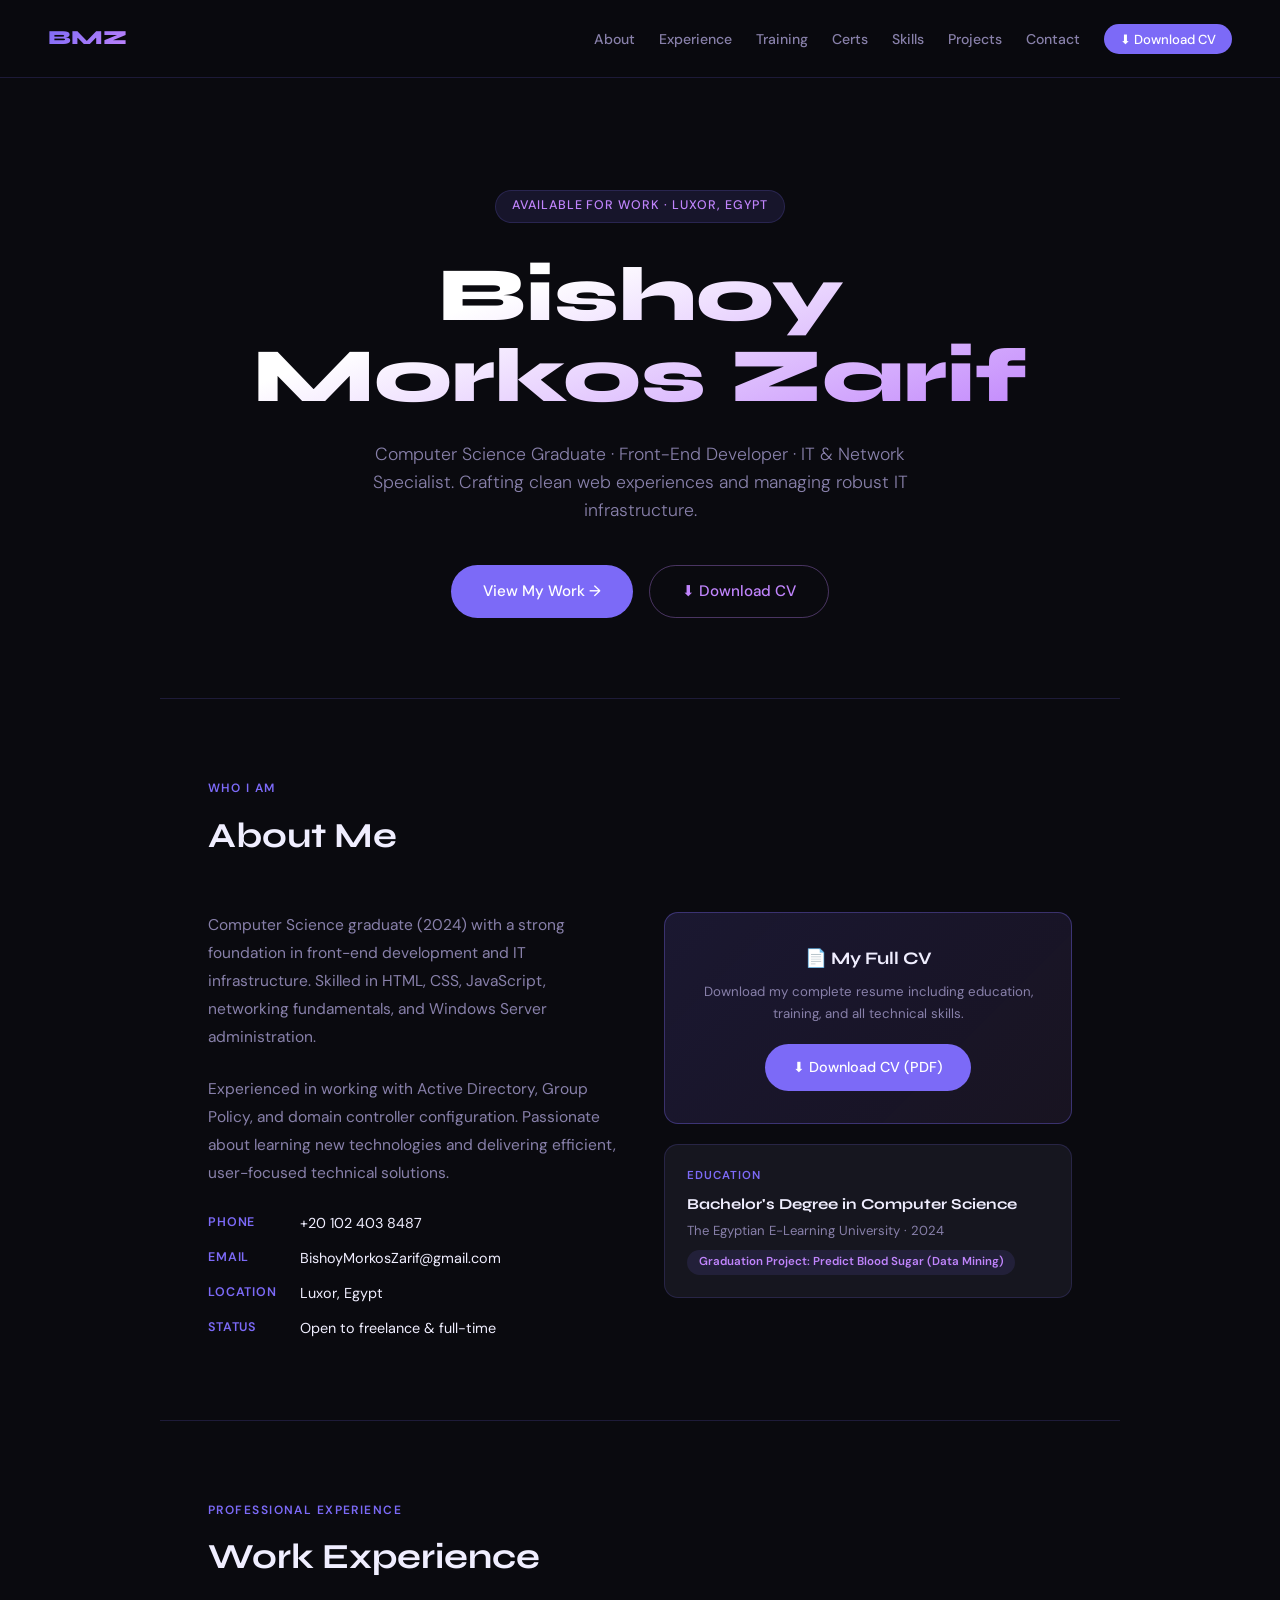
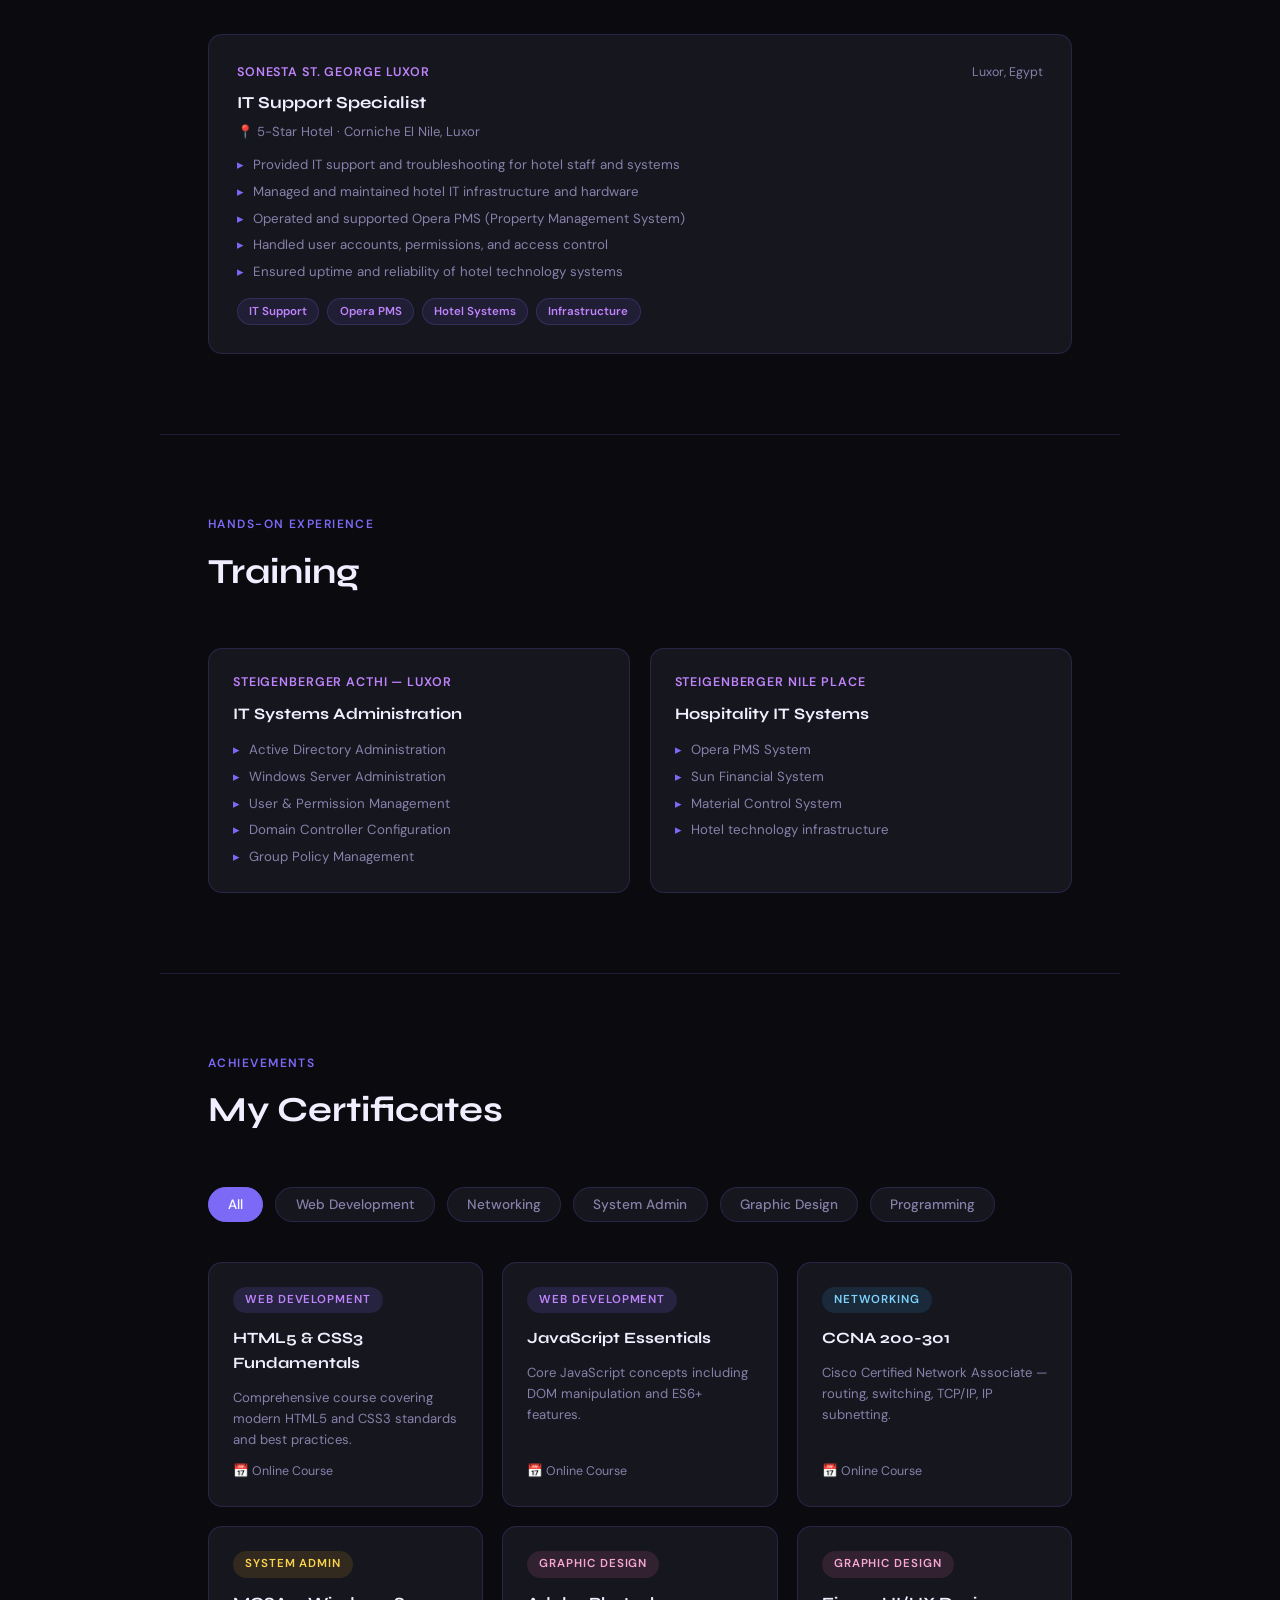
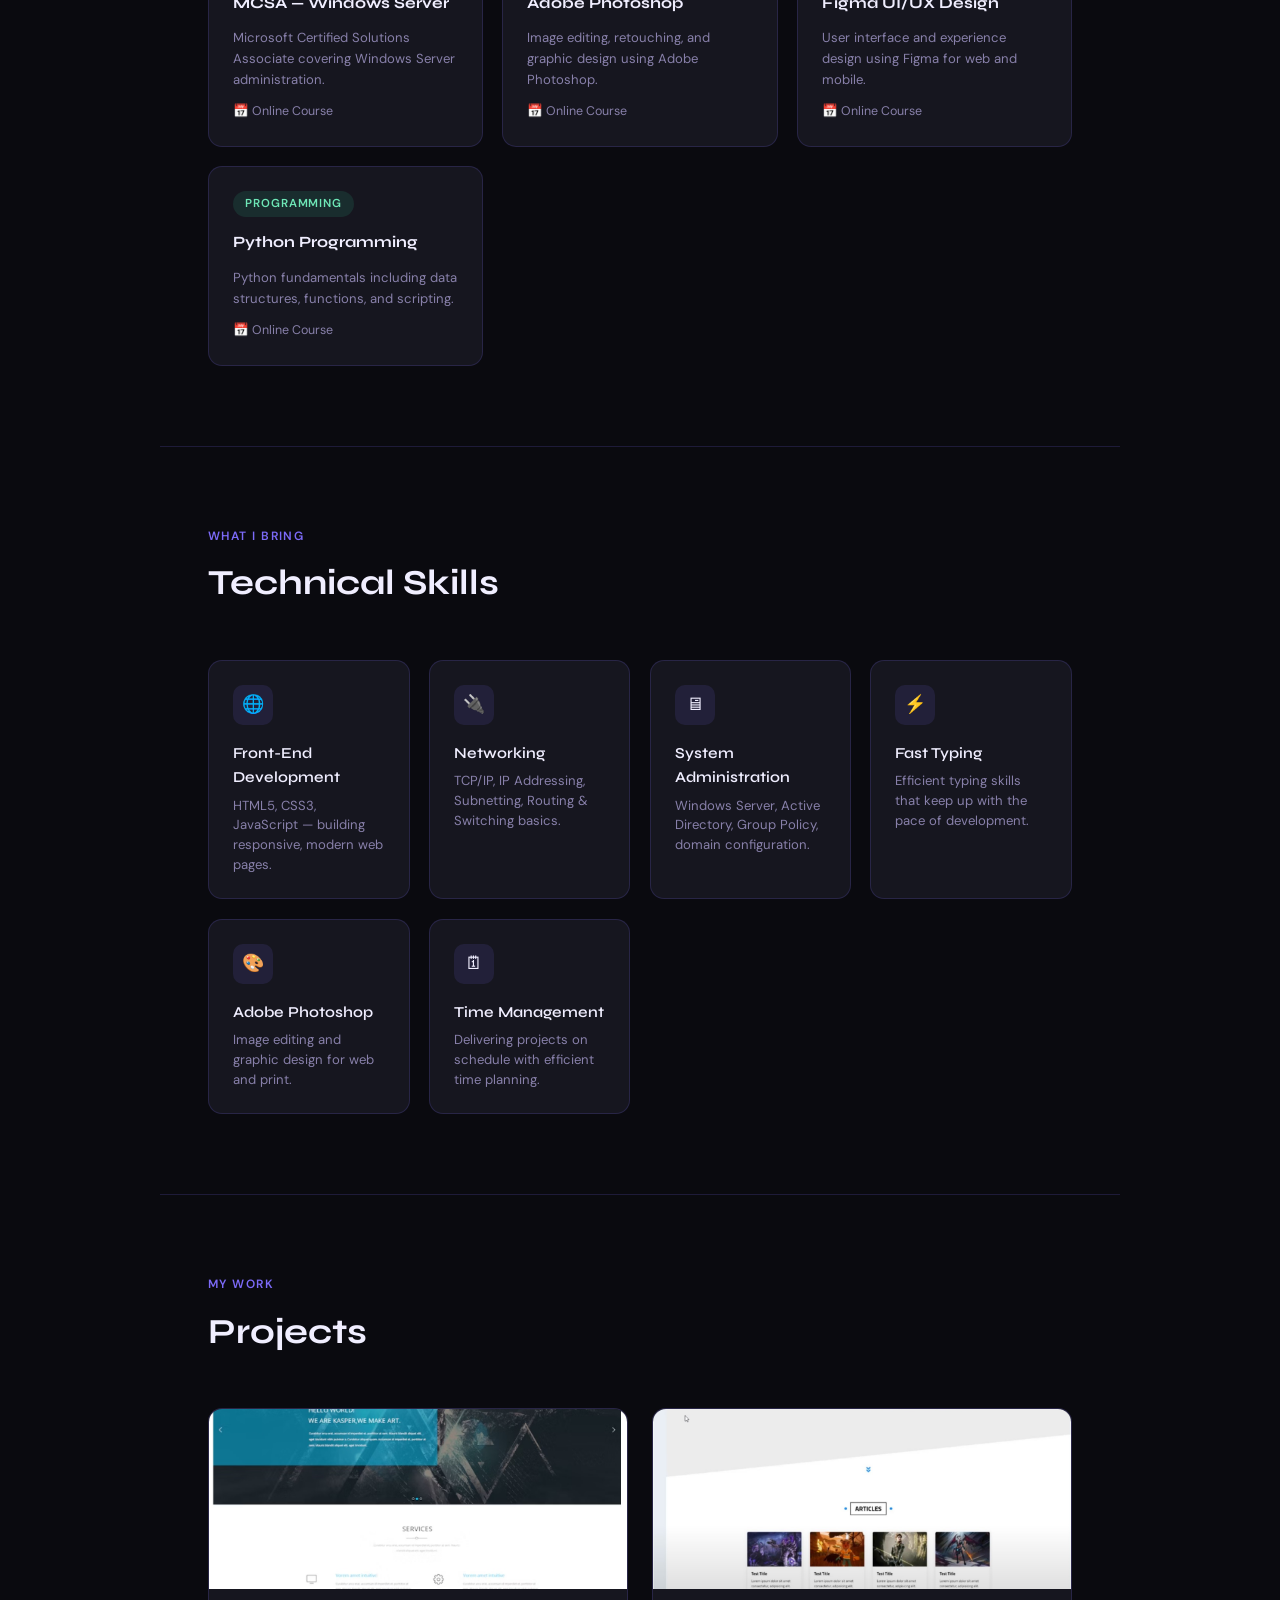
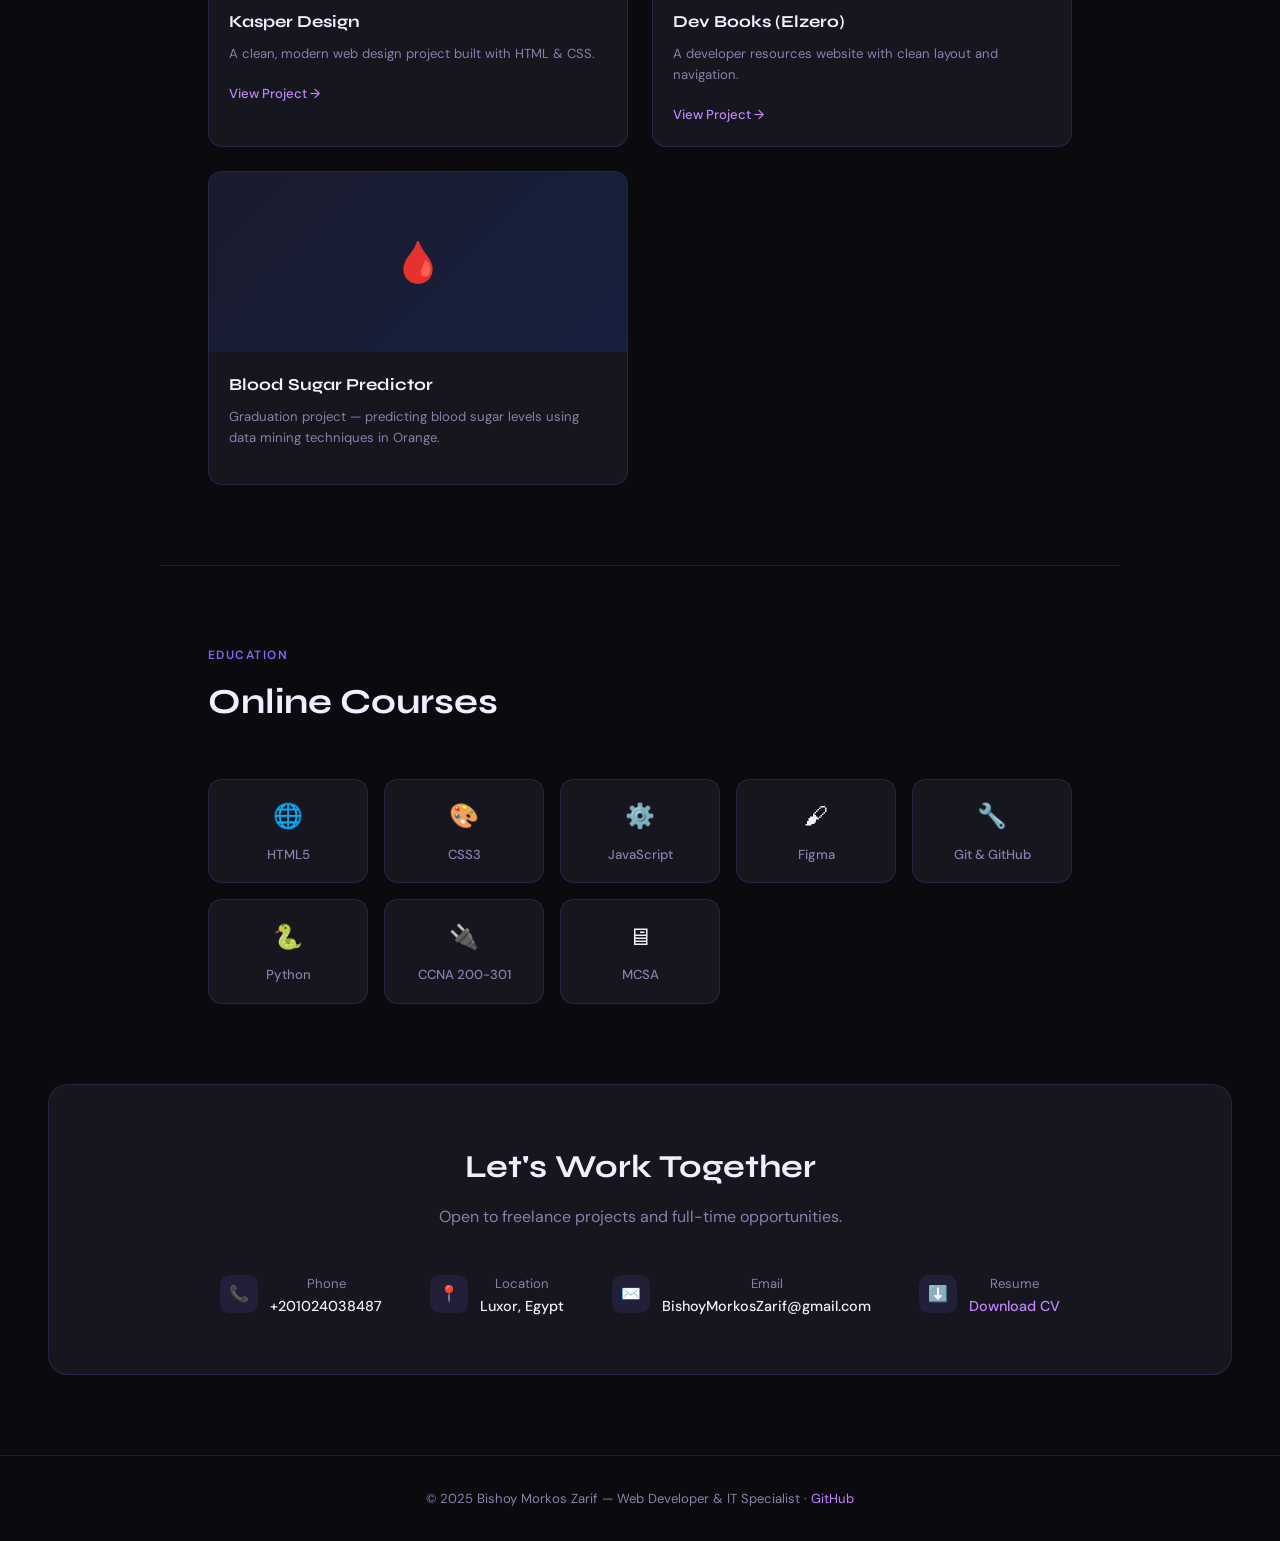
<file: index.html>
<!DOCTYPE html>
<html lang="en">
<head>
<meta charset="UTF-8">
<meta name="viewport" content="width=device-width, initial-scale=1.0">
<title>Bishoy Morkos Zarif — Web Developer & IT Specialist</title>
<link href="https://fonts.googleapis.com/css2?family=Syne:wght@400;600;700;800&family=DM+Sans:ital,wght@0,300;0,400;0,500;1,300&display=swap" rel="stylesheet">
<style>
  *, *::before, *::after { margin: 0; padding: 0; box-sizing: border-box; }
  :root {
    --bg: #0a0a0f; --bg2: #111118; --card: #16161f;
    --accent: #7c6af7; --accent2: #c084fc;
    --text: #f0eeff; --muted: #8880aa;
    --border: rgba(124,106,247,0.18); --radius: 14px;
  }
  html { scroll-behavior: smooth; }
  body { font-family: 'DM Sans', sans-serif; background: var(--bg); color: var(--text); line-height: 1.6; min-height: 100vh; }

  /* NAV */
  nav { display: flex; justify-content: space-between; align-items: center; padding: 1.4rem 3rem; border-bottom: 1px solid var(--border); position: sticky; top: 0; background: rgba(10,10,15,0.92); backdrop-filter: blur(12px); z-index: 100; }
  .nav-logo { font-family: 'Syne', sans-serif; font-weight: 800; font-size: 1.25rem; background: linear-gradient(135deg, var(--accent), var(--accent2)); -webkit-background-clip: text; -webkit-text-fill-color: transparent; background-clip: text; text-decoration: none; }
  .nav-links { display: flex; gap: 1.5rem; list-style: none; align-items: center; }
  .nav-links a { color: var(--muted); text-decoration: none; font-size: 0.88rem; font-weight: 500; transition: color 0.2s; }
  .nav-links a:hover { color: var(--text); }
  .nav-cv { background: var(--accent); color: #fff !important; padding: 0.42rem 1rem; border-radius: 100px; font-size: 0.82rem !important; transition: box-shadow 0.2s, transform 0.2s; }
  .nav-cv:hover { box-shadow: 0 4px 20px rgba(124,106,247,0.4); transform: translateY(-1px); }

  /* HERO */
  .hero { padding: 7rem 3rem 5rem; max-width: 900px; margin: 0 auto; text-align: center; }
  .hero-badge { display: inline-block; background: rgba(124,106,247,0.12); border: 1px solid var(--border); color: var(--accent2); font-size: 0.78rem; font-weight: 500; padding: 0.35rem 1rem; border-radius: 100px; margin-bottom: 2rem; letter-spacing: 0.08em; text-transform: uppercase; }
  .hero h1 { font-family: 'Syne', sans-serif; font-size: clamp(2.8rem, 6vw, 5rem); font-weight: 800; line-height: 1.05; margin-bottom: 1.5rem; background: linear-gradient(160deg, #fff 30%, var(--accent2) 100%); -webkit-background-clip: text; -webkit-text-fill-color: transparent; background-clip: text; }
  .hero p { font-size: 1.1rem; color: var(--muted); max-width: 580px; margin: 0 auto 2.5rem; font-weight: 300; }
  .hero-ctas { display: flex; gap: 1rem; justify-content: center; flex-wrap: wrap; }
  .btn-primary { display: inline-flex; align-items: center; gap: 0.5rem; background: var(--accent); color: #fff; text-decoration: none; padding: 0.85rem 2rem; border-radius: 100px; font-weight: 500; font-size: 0.95rem; transition: transform 0.2s, box-shadow 0.2s; }
  .btn-primary:hover { transform: translateY(-2px); box-shadow: 0 8px 30px rgba(124,106,247,0.35); }
  .btn-outline { display: inline-flex; align-items: center; gap: 0.5rem; background: transparent; color: var(--accent2); text-decoration: none; padding: 0.85rem 2rem; border-radius: 100px; font-weight: 500; font-size: 0.95rem; border: 1px solid rgba(192,132,252,0.35); transition: transform 0.2s, border-color 0.2s, background 0.2s; }
  .btn-outline:hover { transform: translateY(-2px); border-color: var(--accent2); background: rgba(192,132,252,0.07); }

  /* SHARED */
  section { padding: 5rem 3rem; max-width: 960px; margin: 0 auto; }
  .section-label { font-size: 0.75rem; text-transform: uppercase; letter-spacing: 0.12em; color: var(--accent); font-weight: 600; margin-bottom: 0.6rem; }
  .section-title { font-family: 'Syne', sans-serif; font-size: 2.2rem; font-weight: 700; margin-bottom: 3rem; color: var(--text); }
  .section-divider { width: 100%; height: 1px; background: var(--border); max-width: 960px; margin: 0 auto; }

  /* ABOUT */
  .about-grid { display: grid; grid-template-columns: 1fr 1fr; gap: 3rem; align-items: start; }
  .about-text p { color: var(--muted); font-size: 0.97rem; line-height: 1.8; margin-bottom: 1.5rem; }
  .about-dl { display: flex; flex-direction: column; gap: 0.75rem; }
  .about-dl-row { display: flex; gap: 0.75rem; }
  .about-dl-row .lbl { font-size: 0.78rem; text-transform: uppercase; letter-spacing: 0.07em; color: var(--accent); font-weight: 600; min-width: 80px; padding-top: 0.1rem; }
  .about-dl-row .val { font-size: 0.9rem; color: var(--text); }
  .about-right { display: flex; flex-direction: column; gap: 1.25rem; }
  .cv-card { background: linear-gradient(135deg, rgba(124,106,247,0.15), rgba(192,132,252,0.08)); border: 1px solid rgba(124,106,247,0.35); border-radius: var(--radius); padding: 2rem; text-align: center; }
  .cv-card h3 { font-family: 'Syne', sans-serif; font-size: 1.1rem; margin-bottom: 0.5rem; }
  .cv-card p { font-size: 0.83rem; color: var(--muted); margin-bottom: 1.25rem; }
  .edu-card { background: var(--card); border: 1px solid var(--border); border-radius: var(--radius); padding: 1.4rem; }
  .edu-card .edu-lbl { font-size: 0.72rem; text-transform: uppercase; letter-spacing: 0.08em; color: var(--accent); font-weight: 600; margin-bottom: 0.4rem; }
  .edu-card h3 { font-family: 'Syne', sans-serif; font-size: 0.95rem; font-weight: 700; margin-bottom: 0.2rem; }
  .edu-card p { font-size: 0.82rem; color: var(--muted); }
  .proj-tag { display: inline-block; background: rgba(124,106,247,0.12); color: var(--accent2); font-size: 0.72rem; font-weight: 600; padding: 0.2rem 0.7rem; border-radius: 100px; margin-top: 0.6rem; }

  /* WORK EXPERIENCE */
  .exp-list { display: flex; flex-direction: column; gap: 1.5rem; }
  .exp-card { background: var(--card); border: 1px solid var(--border); border-radius: var(--radius); padding: 1.75rem; display: grid; grid-template-columns: 1fr auto; gap: 0.25rem 1rem; align-items: start; transition: border-color 0.2s, transform 0.2s; }
  .exp-card:hover { border-color: rgba(124,106,247,0.5); transform: translateY(-3px); }
  .exp-card .exp-org { font-size: 0.78rem; font-weight: 600; text-transform: uppercase; letter-spacing: 0.07em; color: var(--accent2); grid-column: 1; }
  .exp-card .exp-date { font-size: 0.78rem; color: var(--muted); grid-column: 2; text-align: right; white-space: nowrap; }
  .exp-card h3 { font-family: 'Syne', sans-serif; font-size: 1.05rem; font-weight: 700; grid-column: 1 / -1; margin-top: 0.2rem; }
  .exp-card .exp-location { font-size: 0.82rem; color: var(--muted); grid-column: 1 / -1; margin-bottom: 0.5rem; }
  .exp-card ul { list-style: none; display: flex; flex-direction: column; gap: 0.35rem; grid-column: 1 / -1; }
  .exp-card ul li { font-size: 0.83rem; color: var(--muted); padding-left: 1rem; position: relative; }
  .exp-card ul li::before { content: '▸'; position: absolute; left: 0; color: var(--accent); }
  .exp-tags { display: flex; gap: 0.5rem; flex-wrap: wrap; grid-column: 1 / -1; margin-top: 0.75rem; }
  .exp-tag { background: rgba(124,106,247,0.1); border: 1px solid rgba(124,106,247,0.2); color: var(--accent2); font-size: 0.72rem; font-weight: 600; padding: 0.2rem 0.7rem; border-radius: 100px; }

  /* TRAINING */
  .training-grid { display: grid; grid-template-columns: repeat(auto-fit, minmax(260px, 1fr)); gap: 1.2rem; }
  .training-card { background: var(--card); border: 1px solid var(--border); border-radius: var(--radius); padding: 1.5rem; transition: border-color 0.2s, transform 0.2s; }
  .training-card:hover { border-color: rgba(124,106,247,0.5); transform: translateY(-3px); }
  .training-card .org { font-size: 0.78rem; font-weight: 600; text-transform: uppercase; letter-spacing: 0.07em; color: var(--accent2); margin-bottom: 0.5rem; }
  .training-card h3 { font-family: 'Syne', sans-serif; font-size: 1rem; font-weight: 700; margin-bottom: 0.75rem; }
  .training-card ul { list-style: none; display: flex; flex-direction: column; gap: 0.35rem; }
  .training-card ul li { font-size: 0.83rem; color: var(--muted); padding-left: 1rem; position: relative; }
  .training-card ul li::before { content: '▸'; position: absolute; left: 0; color: var(--accent); }

  /* CERTS */
  .cert-filter-row { display: flex; gap: 0.75rem; flex-wrap: wrap; margin-bottom: 2.5rem; }
  .cert-btn { background: var(--card); border: 1px solid var(--border); color: var(--muted); padding: 0.5rem 1.2rem; border-radius: 100px; font-size: 0.85rem; font-weight: 500; cursor: pointer; font-family: 'DM Sans', sans-serif; transition: all 0.2s; }
  .cert-btn:hover { border-color: var(--accent); color: var(--text); }
  .cert-btn.active { background: var(--accent); border-color: var(--accent); color: #fff; }
  .certs-grid { display: grid; grid-template-columns: repeat(auto-fill, minmax(260px, 1fr)); gap: 1.2rem; }
  .cert-card { background: var(--card); border: 1px solid var(--border); border-radius: var(--radius); padding: 1.5rem; display: flex; flex-direction: column; gap: 0.75rem; transition: border-color 0.2s, transform 0.2s; }
  .cert-card:hover { border-color: rgba(124,106,247,0.5); transform: translateY(-3px); }
  .cert-card.hidden { display: none; }
  .cbadge { display: inline-block; font-size: 0.72rem; font-weight: 600; text-transform: uppercase; letter-spacing: 0.08em; padding: 0.25rem 0.75rem; border-radius: 100px; width: fit-content; }
  .badge-web { background: rgba(124,106,247,0.15); color: var(--accent2); }
  .badge-net { background: rgba(56,189,248,0.12); color: #7dd3fc; }
  .badge-sys { background: rgba(251,191,36,0.12); color: #fcd34d; }
  .badge-design { background: rgba(244,114,182,0.12); color: #f9a8d4; }
  .badge-prog { background: rgba(52,211,153,0.12); color: #6ee7b7; }
  .cert-card h3 { font-family: 'Syne', sans-serif; font-size: 0.98rem; font-weight: 700; }
  .cert-card p { font-size: 0.82rem; color: var(--muted); }
  .cert-card .cert-year { font-size: 0.78rem; color: var(--muted); margin-top: auto; }

  /* SKILLS */
  .skills-grid { display: grid; grid-template-columns: repeat(auto-fit, minmax(200px, 1fr)); gap: 1.2rem; }
  .skill-card { background: var(--card); border: 1px solid var(--border); border-radius: var(--radius); padding: 1.5rem; transition: border-color 0.2s, transform 0.2s; }
  .skill-card:hover { border-color: rgba(124,106,247,0.5); transform: translateY(-3px); }
  .skill-icon { width: 40px; height: 40px; background: rgba(124,106,247,0.12); border-radius: 10px; display: flex; align-items: center; justify-content: center; font-size: 18px; margin-bottom: 1rem; }
  .skill-card h3 { font-size: 0.95rem; font-weight: 600; margin-bottom: 0.4rem; font-family: 'Syne', sans-serif; }
  .skill-card p { font-size: 0.82rem; color: var(--muted); line-height: 1.5; }

  /* PROJECTS */
  .projects-grid { display: grid; grid-template-columns: repeat(auto-fit, minmax(280px, 1fr)); gap: 1.5rem; }
  .project-card { background: var(--card); border: 1px solid var(--border); border-radius: var(--radius); overflow: hidden; transition: transform 0.25s, border-color 0.2s; }
  .project-card:hover { transform: translateY(-4px); border-color: rgba(124,106,247,0.5); }
  .project-img { width: 100%; height: 180px; background: linear-gradient(135deg, #1a1a2e, #16213e); display: flex; align-items: center; justify-content: center; font-size: 3rem; overflow: hidden; }
  .project-img img { width: 100%; height: 100%; object-fit: cover; display: block; }
  .project-info { padding: 1.25rem; }
  .project-info h3 { font-family: 'Syne', sans-serif; font-size: 1.05rem; font-weight: 700; margin-bottom: 0.4rem; }
  .project-info p { font-size: 0.82rem; color: var(--muted); margin-bottom: 1rem; }
  .project-link { display: inline-flex; align-items: center; gap: 0.35rem; color: var(--accent2); font-size: 0.82rem; font-weight: 500; text-decoration: none; transition: gap 0.2s; }
  .project-link:hover { gap: 0.55rem; }

  /* COURSES */
  .courses-grid { display: grid; grid-template-columns: repeat(auto-fit, minmax(150px, 1fr)); gap: 1rem; }
  .course-pill { background: var(--card); border: 1px solid var(--border); border-radius: var(--radius); padding: 1.1rem 1rem; text-align: center; transition: border-color 0.2s, transform 0.2s; }
  .course-pill:hover { border-color: rgba(124,106,247,0.5); transform: translateY(-2px); }
  .course-pill span { font-size: 1.5rem; display: block; margin-bottom: 0.5rem; }
  .course-pill p { font-size: 0.82rem; color: var(--muted); font-weight: 500; }

  /* CONTACT */
  .contact-section { background: var(--card); border: 1px solid var(--border); border-radius: 20px; padding: 3.5rem; text-align: center; margin: 0 3rem 5rem; }
  .contact-section h2 { font-family: 'Syne', sans-serif; font-size: 2rem; font-weight: 700; margin-bottom: 0.75rem; }
  .contact-section > p { color: var(--muted); margin-bottom: 2.5rem; }
  .contact-items { display: flex; justify-content: center; gap: 3rem; flex-wrap: wrap; }
  .contact-item { display: flex; align-items: center; gap: 0.75rem; }
  .contact-item .icon { width: 38px; height: 38px; background: rgba(124,106,247,0.12); border-radius: 10px; display: flex; align-items: center; justify-content: center; font-size: 16px; }
  .contact-item span { font-size: 0.82rem; color: var(--muted); }
  .contact-item strong { display: block; font-size: 0.9rem; color: var(--text); font-weight: 500; }
  .contact-item a { color: var(--accent2); text-decoration: none; }

  footer { text-align: center; padding: 2rem; border-top: 1px solid var(--border); color: var(--muted); font-size: 0.82rem; }
  footer a { color: var(--accent2); text-decoration: none; }

  @media (max-width: 700px) {
    nav { padding: 1rem 1.25rem; } .nav-links { gap: 0.75rem; }
    .hero { padding: 4rem 1.5rem 3rem; } section { padding: 3.5rem 1.5rem; }
    .contact-section { margin: 0 1.5rem 3.5rem; padding: 2.5rem 1.5rem; }
    .contact-items { gap: 1.5rem; flex-direction: column; align-items: flex-start; }
    .about-grid { grid-template-columns: 1fr; gap: 2rem; }
  }
</style>
</head>
<body>

<!-- NAV -->
<nav>
  <a class="nav-logo" href="#">BMZ</a>
  <ul class="nav-links">
    <li><a href="#about">About</a></li>
    <li><a href="#experience">Experience</a></li>
    <li><a href="#training">Training</a></li>
    <li><a href="#certificates">Certs</a></li>
    <li><a href="#skills">Skills</a></li>
    <li><a href="#projects">Projects</a></li>
    <li><a href="#contact">Contact</a></li>
    <li><a href="Bishoy_Morkos_CV.pdf" download class="nav-cv">⬇ Download CV</a></li>
  </ul>
</nav>

<!-- HERO -->
<div class="hero">
  <div class="hero-badge">Available for work · Luxor, Egypt</div>
  <h1>Bishoy Morkos Zarif</h1>
  <p>Computer Science Graduate · Front-End Developer · IT &amp; Network Specialist. Crafting clean web experiences and managing robust IT infrastructure.</p>
  <div class="hero-ctas">
    <a href="#projects" class="btn-primary">View My Work →</a>
    <a href="Bishoy_Morkos_CV.pdf" download class="btn-outline">⬇ Download CV</a>
  </div>
</div>

<div class="section-divider"></div>

<!-- ABOUT -->
<section id="about">
  <div class="section-label">Who I Am</div>
  <div class="section-title">About Me</div>
  <div class="about-grid">
    <div class="about-text">
      <p>Computer Science graduate (2024) with a strong foundation in front-end development and IT infrastructure. Skilled in HTML, CSS, JavaScript, networking fundamentals, and Windows Server administration.</p>
      <p>Experienced in working with Active Directory, Group Policy, and domain controller configuration. Passionate about learning new technologies and delivering efficient, user-focused technical solutions.</p>
      <div class="about-dl">
        <div class="about-dl-row"><span class="lbl">Phone</span><span class="val">+20 102 403 8487</span></div>
        <div class="about-dl-row"><span class="lbl">Email</span><span class="val">BishoyMorkosZarif@gmail.com</span></div>
        <div class="about-dl-row"><span class="lbl">Location</span><span class="val">Luxor, Egypt</span></div>
        <div class="about-dl-row"><span class="lbl">Status</span><span class="val">Open to freelance &amp; full-time</span></div>
      </div>
    </div>
    <div class="about-right">
      <div class="cv-card">
        <h3>📄 My Full CV</h3>
        <p>Download my complete resume including education, training, and all technical skills.</p>
        <a href="Bishoy_Morkos_CV.pdf" download class="btn-primary" style="font-size:0.9rem;padding:0.75rem 1.75rem;">⬇ Download CV (PDF)</a>
      </div>
      <div class="edu-card">
        <div class="edu-lbl">Education</div>
        <h3>Bachelor's Degree in Computer Science</h3>
        <p>The Egyptian E-Learning University · 2024</p>
        <span class="proj-tag">Graduation Project: Predict Blood Sugar (Data Mining)</span>
      </div>
    </div>
  </div>
</section>

<div class="section-divider"></div>

<!-- WORK EXPERIENCE -->
<section id="experience">
  <div class="section-label">Professional Experience</div>
  <div class="section-title">Work Experience</div>
  <div class="exp-list">

    <div class="exp-card">
      <div class="exp-org">Sonesta St. George Luxor</div>
      <div class="exp-date">Luxor, Egypt</div>
      <h3>IT Support Specialist</h3>
      <div class="exp-location">📍 5-Star Hotel · Corniche El Nile, Luxor</div>
      <ul>
        <li>Provided IT support and troubleshooting for hotel staff and systems</li>
        <li>Managed and maintained hotel IT infrastructure and hardware</li>
        <li>Operated and supported Opera PMS (Property Management System)</li>
        <li>Handled user accounts, permissions, and access control</li>
        <li>Ensured uptime and reliability of hotel technology systems</li>
      </ul>
      <div class="exp-tags">
        <span class="exp-tag">IT Support</span>
        <span class="exp-tag">Opera PMS</span>
        <span class="exp-tag">Hotel Systems</span>
        <span class="exp-tag">Infrastructure</span>
      </div>
    </div>

  </div>
</section>

<div class="section-divider"></div>

<!-- TRAINING -->
<section id="training">
  <div class="section-label">Hands-On Experience</div>
  <div class="section-title">Training</div>
  <div class="training-grid">
    <div class="training-card">
      <div class="org">Steigenberger Acthi — Luxor</div>
      <h3>IT Systems Administration</h3>
      <ul>
        <li>Active Directory Administration</li>
        <li>Windows Server Administration</li>
        <li>User &amp; Permission Management</li>
        <li>Domain Controller Configuration</li>
        <li>Group Policy Management</li>
      </ul>
    </div>
    <div class="training-card">
      <div class="org">Steigenberger Nile Place</div>
      <h3>Hospitality IT Systems</h3>
      <ul>
        <li>Opera PMS System</li>
        <li>Sun Financial System</li>
        <li>Material Control System</li>
        <li>Hotel technology infrastructure</li>
      </ul>
    </div>
  </div>
</section>

<div class="section-divider"></div>

<!-- CERTIFICATES -->
<section id="certificates">
  <div class="section-label">Achievements</div>
  <div class="section-title">My Certificates</div>
  <div class="cert-filter-row">
    <button class="cert-btn active" onclick="filterCerts('all', this)">All</button>
    <button class="cert-btn" onclick="filterCerts('web', this)">Web Development</button>
    <button class="cert-btn" onclick="filterCerts('net', this)">Networking</button>
    <button class="cert-btn" onclick="filterCerts('sys', this)">System Admin</button>
    <button class="cert-btn" onclick="filterCerts('design', this)">Graphic Design</button>
    <button class="cert-btn" onclick="filterCerts('prog', this)">Programming</button>
  </div>
  <div class="certs-grid" id="certsGrid">
    <div class="cert-card" data-cat="web">
      <span class="cbadge badge-web">Web Development</span>
      <h3>HTML5 &amp; CSS3 Fundamentals</h3>
      <p>Comprehensive course covering modern HTML5 and CSS3 standards and best practices.</p>
      <span class="cert-year">📅 Online Course</span>
    </div>
    <div class="cert-card" data-cat="web">
      <span class="cbadge badge-web">Web Development</span>
      <h3>JavaScript Essentials</h3>
      <p>Core JavaScript concepts including DOM manipulation and ES6+ features.</p>
      <span class="cert-year">📅 Online Course</span>
    </div>
    <div class="cert-card" data-cat="net">
      <span class="cbadge badge-net">Networking</span>
      <h3>CCNA 200-301</h3>
      <p>Cisco Certified Network Associate — routing, switching, TCP/IP, IP subnetting.</p>
      <span class="cert-year">📅 Online Course</span>
    </div>
    <div class="cert-card" data-cat="sys">
      <span class="cbadge badge-sys">System Admin</span>
      <h3>MCSA — Windows Server</h3>
      <p>Microsoft Certified Solutions Associate covering Windows Server administration.</p>
      <span class="cert-year">📅 Online Course</span>
    </div>
    <div class="cert-card" data-cat="design">
      <span class="cbadge badge-design">Graphic Design</span>
      <h3>Adobe Photoshop</h3>
      <p>Image editing, retouching, and graphic design using Adobe Photoshop.</p>
      <span class="cert-year">📅 Online Course</span>
    </div>
    <div class="cert-card" data-cat="design">
      <span class="cbadge badge-design">Graphic Design</span>
      <h3>Figma UI/UX Design</h3>
      <p>User interface and experience design using Figma for web and mobile.</p>
      <span class="cert-year">📅 Online Course</span>
    </div>
    <div class="cert-card" data-cat="prog">
      <span class="cbadge badge-prog">Programming</span>
      <h3>Python Programming</h3>
      <p>Python fundamentals including data structures, functions, and scripting.</p>
      <span class="cert-year">📅 Online Course</span>
    </div>
  </div>
</section>

<div class="section-divider"></div>

<!-- SKILLS -->
<section id="skills">
  <div class="section-label">What I Bring</div>
  <div class="section-title">Technical Skills</div>
  <div class="skills-grid">
    <div class="skill-card"><div class="skill-icon">🌐</div><h3>Front-End Development</h3><p>HTML5, CSS3, JavaScript — building responsive, modern web pages.</p></div>
    <div class="skill-card"><div class="skill-icon">🔌</div><h3>Networking</h3><p>TCP/IP, IP Addressing, Subnetting, Routing &amp; Switching basics.</p></div>
    <div class="skill-card"><div class="skill-icon">🖥</div><h3>System Administration</h3><p>Windows Server, Active Directory, Group Policy, domain configuration.</p></div>
    <div class="skill-card"><div class="skill-icon">⚡</div><h3>Fast Typing</h3><p>Efficient typing skills that keep up with the pace of development.</p></div>
    <div class="skill-card"><div class="skill-icon">🎨</div><h3>Adobe Photoshop</h3><p>Image editing and graphic design for web and print.</p></div>
    <div class="skill-card"><div class="skill-icon">🗓</div><h3>Time Management</h3><p>Delivering projects on schedule with efficient time planning.</p></div>
  </div>
</section>

<div class="section-divider"></div>

<!-- PROJECTS -->
<section id="projects">
  <div class="section-label">My Work</div>
  <div class="section-title">Projects</div>
  <div class="projects-grid">
    <div class="project-card">
      <div class="project-img"><img src="imge/work1.jpg" alt="Kasper Design" onerror="this.style.display='none'"></div>
      <div class="project-info">
        <h3>Kasper Design</h3>
        <p>A clean, modern web design project built with HTML &amp; CSS.</p>
        <a href="https://bishoymzarif.github.io/Kasper.github.io/" target="_blank" class="project-link">View Project →</a>
      </div>
    </div>
    <div class="project-card">
      <div class="project-img"><img src="imge/work2.jpg" alt="Dev Books" onerror="this.style.display='none'"></div>
      <div class="project-info">
        <h3>Dev Books (Elzero)</h3>
        <p>A developer resources website with clean layout and navigation.</p>
        <a href="https://bishoymzarif.github.io/Elzero.github.io/" target="_blank" class="project-link">View Project →</a>
      </div>
    </div>
    <div class="project-card">
      <div class="project-img" style="font-size:2.5rem;">🩸</div>
      <div class="project-info">
        <h3>Blood Sugar Predictor</h3>
        <p>Graduation project — predicting blood sugar levels using data mining techniques in Orange.</p>
      </div>
    </div>
  </div>
</section>

<div class="section-divider"></div>

<!-- COURSES -->
<section id="courses">
  <div class="section-label">Education</div>
  <div class="section-title">Online Courses</div>
  <div class="courses-grid">
    <div class="course-pill"><span>🌐</span><p>HTML5</p></div>
    <div class="course-pill"><span>🎨</span><p>CSS3</p></div>
    <div class="course-pill"><span>⚙️</span><p>JavaScript</p></div>
    <div class="course-pill"><span>🖌</span><p>Figma</p></div>
    <div class="course-pill"><span>🔧</span><p>Git &amp; GitHub</p></div>
    <div class="course-pill"><span>🐍</span><p>Python</p></div>
    <div class="course-pill"><span>🔌</span><p>CCNA 200-301</p></div>
    <div class="course-pill"><span>🖥</span><p>MCSA</p></div>
  </div>
</section>

<!-- CONTACT -->
<div class="contact-section" id="contact">
  <h2>Let's Work Together</h2>
  <p>Open to freelance projects and full-time opportunities.</p>
  <div class="contact-items">
    <div class="contact-item"><div class="icon">📞</div><div><span>Phone</span><strong>+201024038487</strong></div></div>
    <div class="contact-item"><div class="icon">📍</div><div><span>Location</span><strong>Luxor, Egypt</strong></div></div>
    <div class="contact-item"><div class="icon">✉️</div><div><span>Email</span><strong>BishoyMorkosZarif@gmail.com</strong></div></div>
    <div class="contact-item"><div class="icon">⬇️</div><div><span>Resume</span><strong><a href="Bishoy_Morkos_CV.pdf" download>Download CV</a></strong></div></div>
  </div>
</div>

<footer>
  © 2025 Bishoy Morkos Zarif — Web Developer &amp; IT Specialist ·
  <a href="https://github.com/bishoymzarif" target="_blank">GitHub</a>
</footer>

<script>
  function filterCerts(cat, btn) {
    document.querySelectorAll('.cert-btn').forEach(b => b.classList.remove('active'));
    btn.classList.add('active');
    document.querySelectorAll('.cert-card').forEach(card => {
      card.classList.toggle('hidden', cat !== 'all' && card.dataset.cat !== cat);
    });
  }
</script>
</body>
</html>
</file>
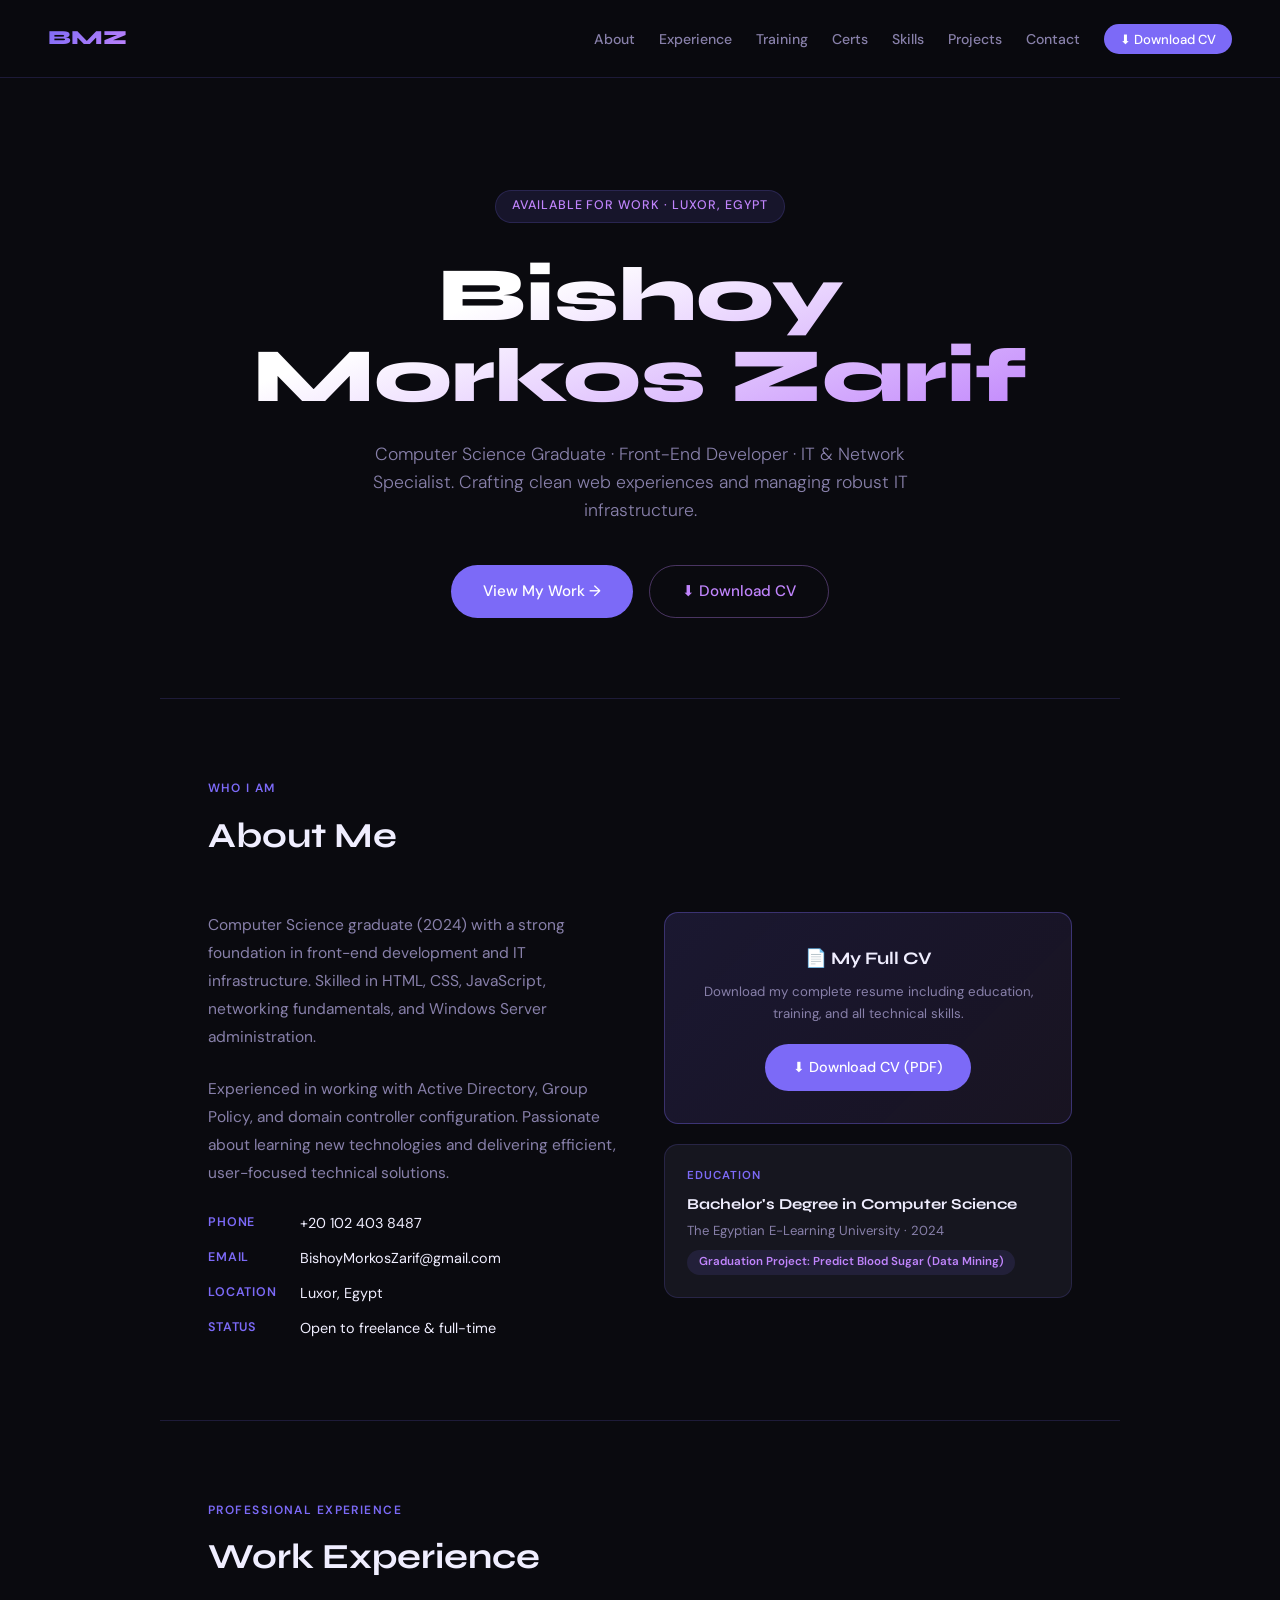
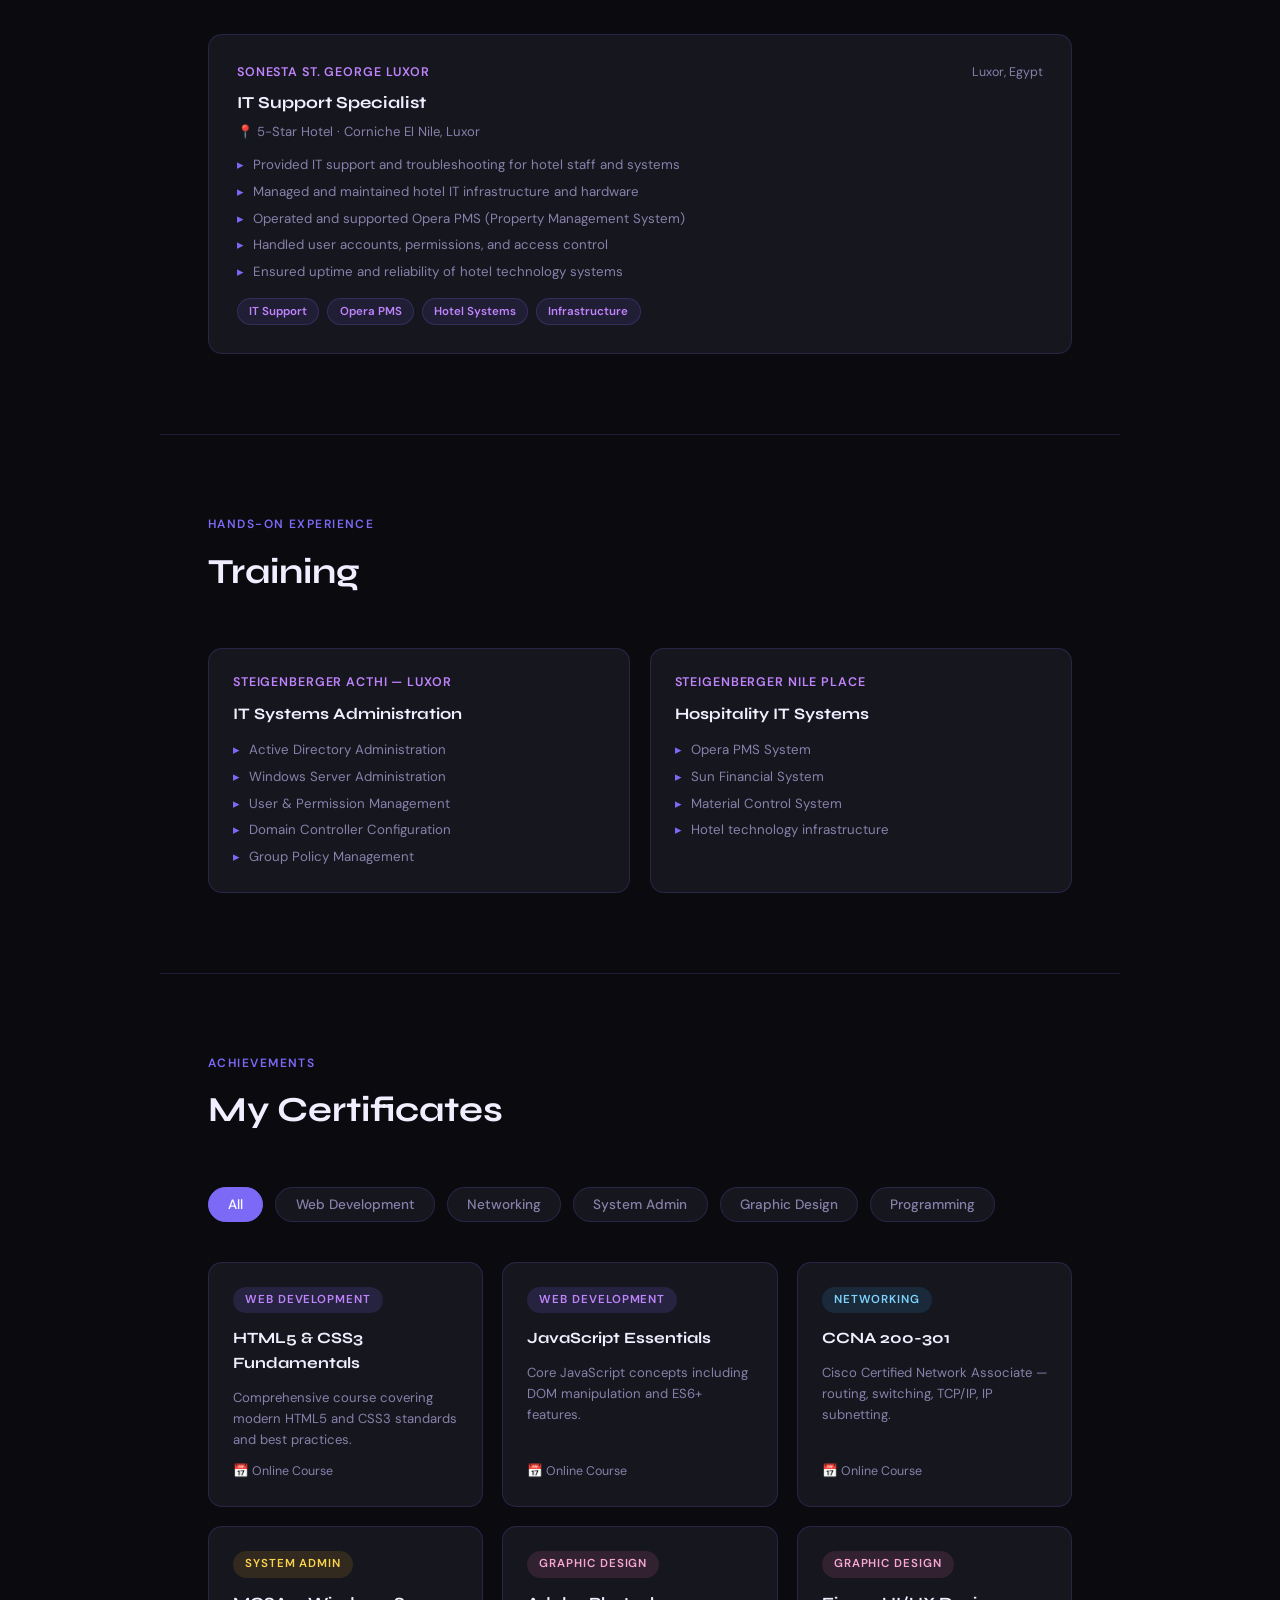
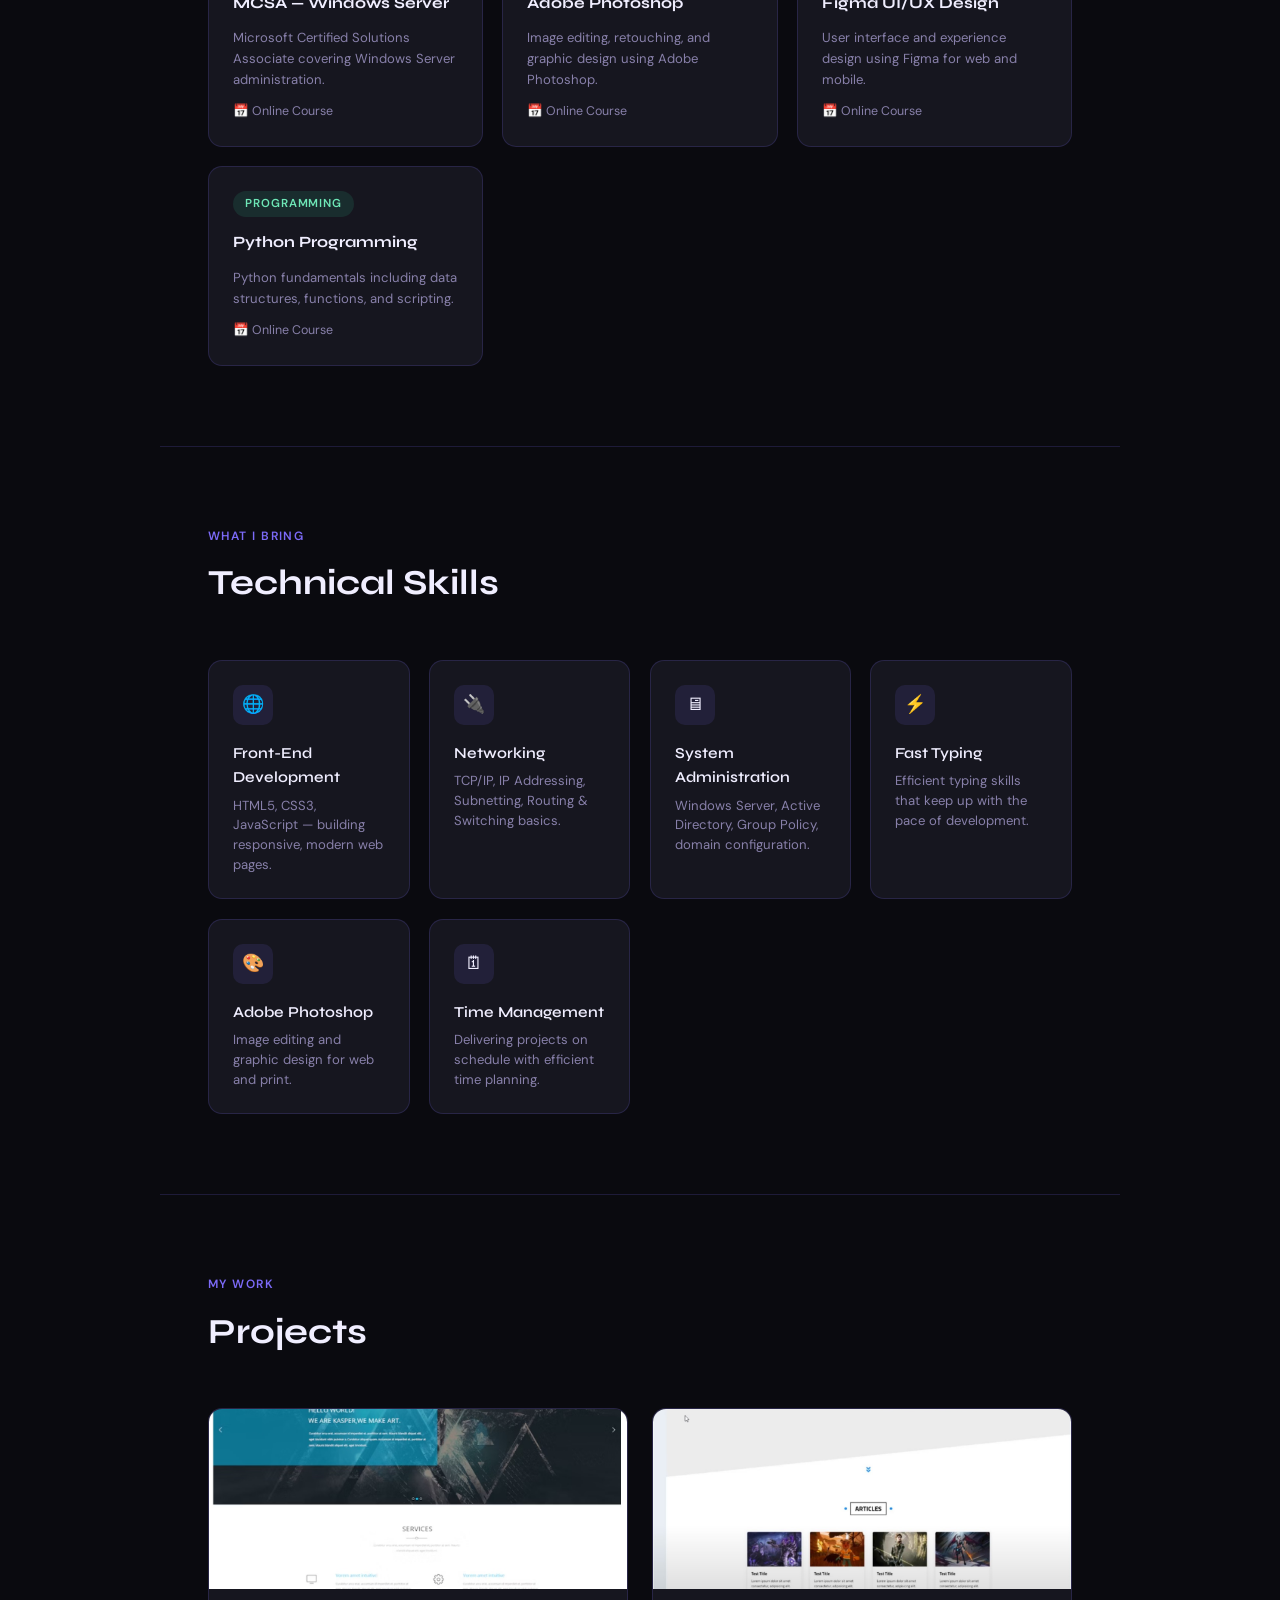
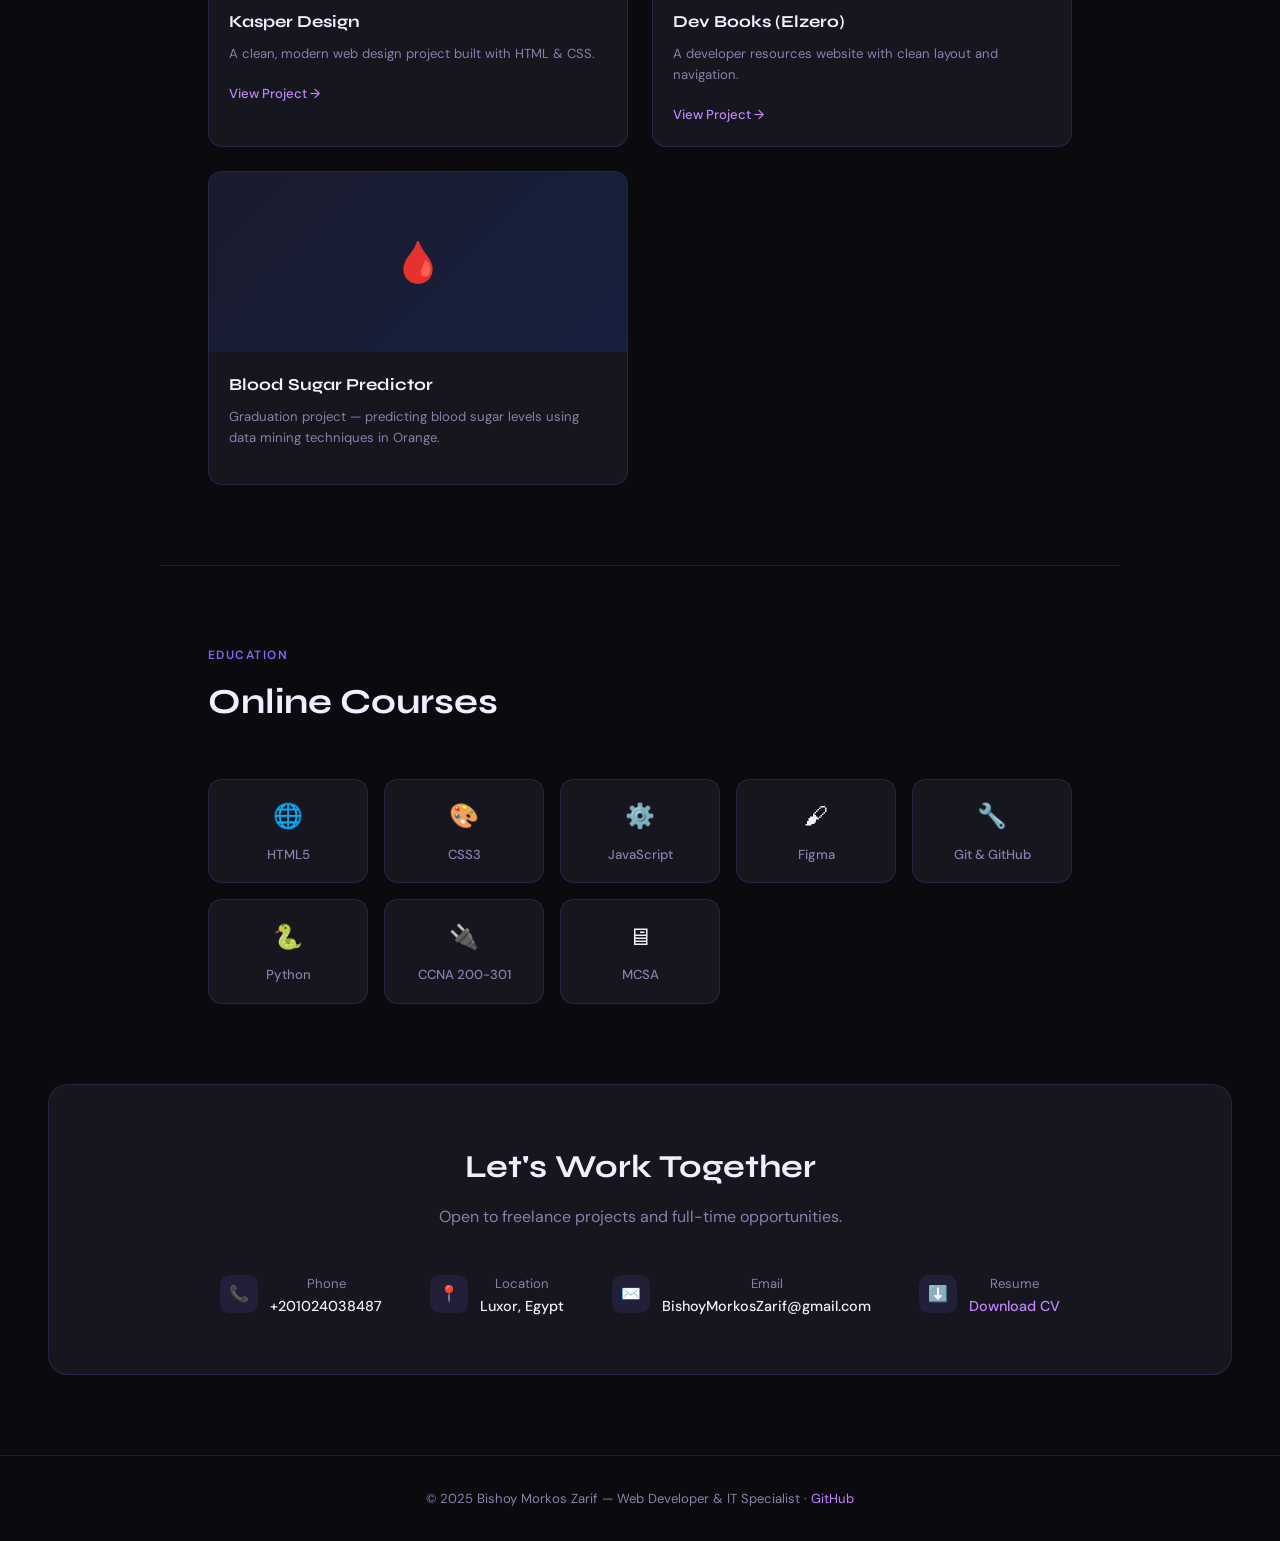
<file: index (1).html>
<!DOCTYPE html>
<html lang="en">
<head>
<meta charset="UTF-8">
<meta name="viewport" content="width=device-width, initial-scale=1.0">
<title>Bishoy Morkos Zarif — Web Developer & IT Specialist</title>
<link href="https://fonts.googleapis.com/css2?family=Syne:wght@400;600;700;800&family=DM+Sans:ital,wght@0,300;0,400;0,500;1,300&display=swap" rel="stylesheet">
<style>
  *, *::before, *::after { margin: 0; padding: 0; box-sizing: border-box; }
  :root {
    --bg: #0a0a0f; --bg2: #111118; --card: #16161f;
    --accent: #7c6af7; --accent2: #c084fc;
    --text: #f0eeff; --muted: #8880aa;
    --border: rgba(124,106,247,0.18); --radius: 14px;
  }
  html { scroll-behavior: smooth; }
  body { font-family: 'DM Sans', sans-serif; background: var(--bg); color: var(--text); line-height: 1.6; min-height: 100vh; }

  /* NAV */
  nav { display: flex; justify-content: space-between; align-items: center; padding: 1.4rem 3rem; border-bottom: 1px solid var(--border); position: sticky; top: 0; background: rgba(10,10,15,0.92); backdrop-filter: blur(12px); z-index: 100; }
  .nav-logo { font-family: 'Syne', sans-serif; font-weight: 800; font-size: 1.25rem; background: linear-gradient(135deg, var(--accent), var(--accent2)); -webkit-background-clip: text; -webkit-text-fill-color: transparent; background-clip: text; text-decoration: none; }
  .nav-links { display: flex; gap: 1.5rem; list-style: none; align-items: center; }
  .nav-links a { color: var(--muted); text-decoration: none; font-size: 0.88rem; font-weight: 500; transition: color 0.2s; }
  .nav-links a:hover { color: var(--text); }
  .nav-cv { background: var(--accent); color: #fff !important; padding: 0.42rem 1rem; border-radius: 100px; font-size: 0.82rem !important; transition: box-shadow 0.2s, transform 0.2s; }
  .nav-cv:hover { box-shadow: 0 4px 20px rgba(124,106,247,0.4); transform: translateY(-1px); }

  /* HERO */
  .hero { padding: 7rem 3rem 5rem; max-width: 900px; margin: 0 auto; text-align: center; }
  .hero-badge { display: inline-block; background: rgba(124,106,247,0.12); border: 1px solid var(--border); color: var(--accent2); font-size: 0.78rem; font-weight: 500; padding: 0.35rem 1rem; border-radius: 100px; margin-bottom: 2rem; letter-spacing: 0.08em; text-transform: uppercase; }
  .hero h1 { font-family: 'Syne', sans-serif; font-size: clamp(2.8rem, 6vw, 5rem); font-weight: 800; line-height: 1.05; margin-bottom: 1.5rem; background: linear-gradient(160deg, #fff 30%, var(--accent2) 100%); -webkit-background-clip: text; -webkit-text-fill-color: transparent; background-clip: text; }
  .hero p { font-size: 1.1rem; color: var(--muted); max-width: 580px; margin: 0 auto 2.5rem; font-weight: 300; }
  .hero-ctas { display: flex; gap: 1rem; justify-content: center; flex-wrap: wrap; }
  .btn-primary { display: inline-flex; align-items: center; gap: 0.5rem; background: var(--accent); color: #fff; text-decoration: none; padding: 0.85rem 2rem; border-radius: 100px; font-weight: 500; font-size: 0.95rem; transition: transform 0.2s, box-shadow 0.2s; }
  .btn-primary:hover { transform: translateY(-2px); box-shadow: 0 8px 30px rgba(124,106,247,0.35); }
  .btn-outline { display: inline-flex; align-items: center; gap: 0.5rem; background: transparent; color: var(--accent2); text-decoration: none; padding: 0.85rem 2rem; border-radius: 100px; font-weight: 500; font-size: 0.95rem; border: 1px solid rgba(192,132,252,0.35); transition: transform 0.2s, border-color 0.2s, background 0.2s; }
  .btn-outline:hover { transform: translateY(-2px); border-color: var(--accent2); background: rgba(192,132,252,0.07); }

  /* SHARED */
  section { padding: 5rem 3rem; max-width: 960px; margin: 0 auto; }
  .section-label { font-size: 0.75rem; text-transform: uppercase; letter-spacing: 0.12em; color: var(--accent); font-weight: 600; margin-bottom: 0.6rem; }
  .section-title { font-family: 'Syne', sans-serif; font-size: 2.2rem; font-weight: 700; margin-bottom: 3rem; color: var(--text); }
  .section-divider { width: 100%; height: 1px; background: var(--border); max-width: 960px; margin: 0 auto; }

  /* ABOUT */
  .about-grid { display: grid; grid-template-columns: 1fr 1fr; gap: 3rem; align-items: start; }
  .about-text p { color: var(--muted); font-size: 0.97rem; line-height: 1.8; margin-bottom: 1.5rem; }
  .about-dl { display: flex; flex-direction: column; gap: 0.75rem; }
  .about-dl-row { display: flex; gap: 0.75rem; }
  .about-dl-row .lbl { font-size: 0.78rem; text-transform: uppercase; letter-spacing: 0.07em; color: var(--accent); font-weight: 600; min-width: 80px; padding-top: 0.1rem; }
  .about-dl-row .val { font-size: 0.9rem; color: var(--text); }
  .about-right { display: flex; flex-direction: column; gap: 1.25rem; }
  .cv-card { background: linear-gradient(135deg, rgba(124,106,247,0.15), rgba(192,132,252,0.08)); border: 1px solid rgba(124,106,247,0.35); border-radius: var(--radius); padding: 2rem; text-align: center; }
  .cv-card h3 { font-family: 'Syne', sans-serif; font-size: 1.1rem; margin-bottom: 0.5rem; }
  .cv-card p { font-size: 0.83rem; color: var(--muted); margin-bottom: 1.25rem; }
  .edu-card { background: var(--card); border: 1px solid var(--border); border-radius: var(--radius); padding: 1.4rem; }
  .edu-card .edu-lbl { font-size: 0.72rem; text-transform: uppercase; letter-spacing: 0.08em; color: var(--accent); font-weight: 600; margin-bottom: 0.4rem; }
  .edu-card h3 { font-family: 'Syne', sans-serif; font-size: 0.95rem; font-weight: 700; margin-bottom: 0.2rem; }
  .edu-card p { font-size: 0.82rem; color: var(--muted); }
  .proj-tag { display: inline-block; background: rgba(124,106,247,0.12); color: var(--accent2); font-size: 0.72rem; font-weight: 600; padding: 0.2rem 0.7rem; border-radius: 100px; margin-top: 0.6rem; }

  /* WORK EXPERIENCE */
  .exp-list { display: flex; flex-direction: column; gap: 1.5rem; }
  .exp-card { background: var(--card); border: 1px solid var(--border); border-radius: var(--radius); padding: 1.75rem; display: grid; grid-template-columns: 1fr auto; gap: 0.25rem 1rem; align-items: start; transition: border-color 0.2s, transform 0.2s; }
  .exp-card:hover { border-color: rgba(124,106,247,0.5); transform: translateY(-3px); }
  .exp-card .exp-org { font-size: 0.78rem; font-weight: 600; text-transform: uppercase; letter-spacing: 0.07em; color: var(--accent2); grid-column: 1; }
  .exp-card .exp-date { font-size: 0.78rem; color: var(--muted); grid-column: 2; text-align: right; white-space: nowrap; }
  .exp-card h3 { font-family: 'Syne', sans-serif; font-size: 1.05rem; font-weight: 700; grid-column: 1 / -1; margin-top: 0.2rem; }
  .exp-card .exp-location { font-size: 0.82rem; color: var(--muted); grid-column: 1 / -1; margin-bottom: 0.5rem; }
  .exp-card ul { list-style: none; display: flex; flex-direction: column; gap: 0.35rem; grid-column: 1 / -1; }
  .exp-card ul li { font-size: 0.83rem; color: var(--muted); padding-left: 1rem; position: relative; }
  .exp-card ul li::before { content: '▸'; position: absolute; left: 0; color: var(--accent); }
  .exp-tags { display: flex; gap: 0.5rem; flex-wrap: wrap; grid-column: 1 / -1; margin-top: 0.75rem; }
  .exp-tag { background: rgba(124,106,247,0.1); border: 1px solid rgba(124,106,247,0.2); color: var(--accent2); font-size: 0.72rem; font-weight: 600; padding: 0.2rem 0.7rem; border-radius: 100px; }

  /* TRAINING */
  .training-grid { display: grid; grid-template-columns: repeat(auto-fit, minmax(260px, 1fr)); gap: 1.2rem; }
  .training-card { background: var(--card); border: 1px solid var(--border); border-radius: var(--radius); padding: 1.5rem; transition: border-color 0.2s, transform 0.2s; }
  .training-card:hover { border-color: rgba(124,106,247,0.5); transform: translateY(-3px); }
  .training-card .org { font-size: 0.78rem; font-weight: 600; text-transform: uppercase; letter-spacing: 0.07em; color: var(--accent2); margin-bottom: 0.5rem; }
  .training-card h3 { font-family: 'Syne', sans-serif; font-size: 1rem; font-weight: 700; margin-bottom: 0.75rem; }
  .training-card ul { list-style: none; display: flex; flex-direction: column; gap: 0.35rem; }
  .training-card ul li { font-size: 0.83rem; color: var(--muted); padding-left: 1rem; position: relative; }
  .training-card ul li::before { content: '▸'; position: absolute; left: 0; color: var(--accent); }

  /* CERTS */
  .cert-filter-row { display: flex; gap: 0.75rem; flex-wrap: wrap; margin-bottom: 2.5rem; }
  .cert-btn { background: var(--card); border: 1px solid var(--border); color: var(--muted); padding: 0.5rem 1.2rem; border-radius: 100px; font-size: 0.85rem; font-weight: 500; cursor: pointer; font-family: 'DM Sans', sans-serif; transition: all 0.2s; }
  .cert-btn:hover { border-color: var(--accent); color: var(--text); }
  .cert-btn.active { background: var(--accent); border-color: var(--accent); color: #fff; }
  .certs-grid { display: grid; grid-template-columns: repeat(auto-fill, minmax(260px, 1fr)); gap: 1.2rem; }
  .cert-card { background: var(--card); border: 1px solid var(--border); border-radius: var(--radius); padding: 1.5rem; display: flex; flex-direction: column; gap: 0.75rem; transition: border-color 0.2s, transform 0.2s; }
  .cert-card:hover { border-color: rgba(124,106,247,0.5); transform: translateY(-3px); }
  .cert-card.hidden { display: none; }
  .cbadge { display: inline-block; font-size: 0.72rem; font-weight: 600; text-transform: uppercase; letter-spacing: 0.08em; padding: 0.25rem 0.75rem; border-radius: 100px; width: fit-content; }
  .badge-web { background: rgba(124,106,247,0.15); color: var(--accent2); }
  .badge-net { background: rgba(56,189,248,0.12); color: #7dd3fc; }
  .badge-sys { background: rgba(251,191,36,0.12); color: #fcd34d; }
  .badge-design { background: rgba(244,114,182,0.12); color: #f9a8d4; }
  .badge-prog { background: rgba(52,211,153,0.12); color: #6ee7b7; }
  .cert-card h3 { font-family: 'Syne', sans-serif; font-size: 0.98rem; font-weight: 700; }
  .cert-card p { font-size: 0.82rem; color: var(--muted); }
  .cert-card .cert-year { font-size: 0.78rem; color: var(--muted); margin-top: auto; }

  /* SKILLS */
  .skills-grid { display: grid; grid-template-columns: repeat(auto-fit, minmax(200px, 1fr)); gap: 1.2rem; }
  .skill-card { background: var(--card); border: 1px solid var(--border); border-radius: var(--radius); padding: 1.5rem; transition: border-color 0.2s, transform 0.2s; }
  .skill-card:hover { border-color: rgba(124,106,247,0.5); transform: translateY(-3px); }
  .skill-icon { width: 40px; height: 40px; background: rgba(124,106,247,0.12); border-radius: 10px; display: flex; align-items: center; justify-content: center; font-size: 18px; margin-bottom: 1rem; }
  .skill-card h3 { font-size: 0.95rem; font-weight: 600; margin-bottom: 0.4rem; font-family: 'Syne', sans-serif; }
  .skill-card p { font-size: 0.82rem; color: var(--muted); line-height: 1.5; }

  /* PROJECTS */
  .projects-grid { display: grid; grid-template-columns: repeat(auto-fit, minmax(280px, 1fr)); gap: 1.5rem; }
  .project-card { background: var(--card); border: 1px solid var(--border); border-radius: var(--radius); overflow: hidden; transition: transform 0.25s, border-color 0.2s; }
  .project-card:hover { transform: translateY(-4px); border-color: rgba(124,106,247,0.5); }
  .project-img { width: 100%; height: 180px; background: linear-gradient(135deg, #1a1a2e, #16213e); display: flex; align-items: center; justify-content: center; font-size: 3rem; overflow: hidden; }
  .project-img img { width: 100%; height: 100%; object-fit: cover; display: block; }
  .project-info { padding: 1.25rem; }
  .project-info h3 { font-family: 'Syne', sans-serif; font-size: 1.05rem; font-weight: 700; margin-bottom: 0.4rem; }
  .project-info p { font-size: 0.82rem; color: var(--muted); margin-bottom: 1rem; }
  .project-link { display: inline-flex; align-items: center; gap: 0.35rem; color: var(--accent2); font-size: 0.82rem; font-weight: 500; text-decoration: none; transition: gap 0.2s; }
  .project-link:hover { gap: 0.55rem; }

  /* COURSES */
  .courses-grid { display: grid; grid-template-columns: repeat(auto-fit, minmax(150px, 1fr)); gap: 1rem; }
  .course-pill { background: var(--card); border: 1px solid var(--border); border-radius: var(--radius); padding: 1.1rem 1rem; text-align: center; transition: border-color 0.2s, transform 0.2s; }
  .course-pill:hover { border-color: rgba(124,106,247,0.5); transform: translateY(-2px); }
  .course-pill span { font-size: 1.5rem; display: block; margin-bottom: 0.5rem; }
  .course-pill p { font-size: 0.82rem; color: var(--muted); font-weight: 500; }

  /* CONTACT */
  .contact-section { background: var(--card); border: 1px solid var(--border); border-radius: 20px; padding: 3.5rem; text-align: center; margin: 0 3rem 5rem; }
  .contact-section h2 { font-family: 'Syne', sans-serif; font-size: 2rem; font-weight: 700; margin-bottom: 0.75rem; }
  .contact-section > p { color: var(--muted); margin-bottom: 2.5rem; }
  .contact-items { display: flex; justify-content: center; gap: 3rem; flex-wrap: wrap; }
  .contact-item { display: flex; align-items: center; gap: 0.75rem; }
  .contact-item .icon { width: 38px; height: 38px; background: rgba(124,106,247,0.12); border-radius: 10px; display: flex; align-items: center; justify-content: center; font-size: 16px; }
  .contact-item span { font-size: 0.82rem; color: var(--muted); }
  .contact-item strong { display: block; font-size: 0.9rem; color: var(--text); font-weight: 500; }
  .contact-item a { color: var(--accent2); text-decoration: none; }

  footer { text-align: center; padding: 2rem; border-top: 1px solid var(--border); color: var(--muted); font-size: 0.82rem; }
  footer a { color: var(--accent2); text-decoration: none; }

  @media (max-width: 700px) {
    nav { padding: 1rem 1.25rem; } .nav-links { gap: 0.75rem; }
    .hero { padding: 4rem 1.5rem 3rem; } section { padding: 3.5rem 1.5rem; }
    .contact-section { margin: 0 1.5rem 3.5rem; padding: 2.5rem 1.5rem; }
    .contact-items { gap: 1.5rem; flex-direction: column; align-items: flex-start; }
    .about-grid { grid-template-columns: 1fr; gap: 2rem; }
  }
</style>
</head>
<body>

<!-- NAV -->
<nav>
  <a class="nav-logo" href="#">BMZ</a>
  <ul class="nav-links">
    <li><a href="#about">About</a></li>
    <li><a href="#experience">Experience</a></li>
    <li><a href="#training">Training</a></li>
    <li><a href="#certificates">Certs</a></li>
    <li><a href="#skills">Skills</a></li>
    <li><a href="#projects">Projects</a></li>
    <li><a href="#contact">Contact</a></li>
    <li><a href="Bishoy_Morkos_CV.pdf" download class="nav-cv">⬇ Download CV</a></li>
  </ul>
</nav>

<!-- HERO -->
<div class="hero">
  <div class="hero-badge">Available for work · Luxor, Egypt</div>
  <h1>Bishoy Morkos Zarif</h1>
  <p>Computer Science Graduate · Front-End Developer · IT &amp; Network Specialist. Crafting clean web experiences and managing robust IT infrastructure.</p>
  <div class="hero-ctas">
    <a href="#projects" class="btn-primary">View My Work →</a>
    <a href="Bishoy_Morkos_CV.pdf" download class="btn-outline">⬇ Download CV</a>
  </div>
</div>

<div class="section-divider"></div>

<!-- ABOUT -->
<section id="about">
  <div class="section-label">Who I Am</div>
  <div class="section-title">About Me</div>
  <div class="about-grid">
    <div class="about-text">
      <p>Computer Science graduate (2024) with a strong foundation in front-end development and IT infrastructure. Skilled in HTML, CSS, JavaScript, networking fundamentals, and Windows Server administration.</p>
      <p>Experienced in working with Active Directory, Group Policy, and domain controller configuration. Passionate about learning new technologies and delivering efficient, user-focused technical solutions.</p>
      <div class="about-dl">
        <div class="about-dl-row"><span class="lbl">Phone</span><span class="val">+20 102 403 8487</span></div>
        <div class="about-dl-row"><span class="lbl">Email</span><span class="val">BishoyMorkosZarif@gmail.com</span></div>
        <div class="about-dl-row"><span class="lbl">Location</span><span class="val">Luxor, Egypt</span></div>
        <div class="about-dl-row"><span class="lbl">Status</span><span class="val">Open to freelance &amp; full-time</span></div>
      </div>
    </div>
    <div class="about-right">
      <div class="cv-card">
        <h3>📄 My Full CV</h3>
        <p>Download my complete resume including education, training, and all technical skills.</p>
        <a href="Bishoy_Morkos_CV.pdf" download class="btn-primary" style="font-size:0.9rem;padding:0.75rem 1.75rem;">⬇ Download CV (PDF)</a>
      </div>
      <div class="edu-card">
        <div class="edu-lbl">Education</div>
        <h3>Bachelor's Degree in Computer Science</h3>
        <p>The Egyptian E-Learning University · 2024</p>
        <span class="proj-tag">Graduation Project: Predict Blood Sugar (Data Mining)</span>
      </div>
    </div>
  </div>
</section>

<div class="section-divider"></div>

<!-- WORK EXPERIENCE -->
<section id="experience">
  <div class="section-label">Professional Experience</div>
  <div class="section-title">Work Experience</div>
  <div class="exp-list">

    <div class="exp-card">
      <div class="exp-org">Sonesta St. George Luxor</div>
      <div class="exp-date">Luxor, Egypt</div>
      <h3>IT Support Specialist</h3>
      <div class="exp-location">📍 5-Star Hotel · Corniche El Nile, Luxor</div>
      <ul>
        <li>Provided IT support and troubleshooting for hotel staff and systems</li>
        <li>Managed and maintained hotel IT infrastructure and hardware</li>
        <li>Operated and supported Opera PMS (Property Management System)</li>
        <li>Handled user accounts, permissions, and access control</li>
        <li>Ensured uptime and reliability of hotel technology systems</li>
      </ul>
      <div class="exp-tags">
        <span class="exp-tag">IT Support</span>
        <span class="exp-tag">Opera PMS</span>
        <span class="exp-tag">Hotel Systems</span>
        <span class="exp-tag">Infrastructure</span>
      </div>
    </div>

  </div>
</section>

<div class="section-divider"></div>

<!-- TRAINING -->
<section id="training">
  <div class="section-label">Hands-On Experience</div>
  <div class="section-title">Training</div>
  <div class="training-grid">
    <div class="training-card">
      <div class="org">Steigenberger Acthi — Luxor</div>
      <h3>IT Systems Administration</h3>
      <ul>
        <li>Active Directory Administration</li>
        <li>Windows Server Administration</li>
        <li>User &amp; Permission Management</li>
        <li>Domain Controller Configuration</li>
        <li>Group Policy Management</li>
      </ul>
    </div>
    <div class="training-card">
      <div class="org">Steigenberger Nile Place</div>
      <h3>Hospitality IT Systems</h3>
      <ul>
        <li>Opera PMS System</li>
        <li>Sun Financial System</li>
        <li>Material Control System</li>
        <li>Hotel technology infrastructure</li>
      </ul>
    </div>
  </div>
</section>

<div class="section-divider"></div>

<!-- CERTIFICATES -->
<section id="certificates">
  <div class="section-label">Achievements</div>
  <div class="section-title">My Certificates</div>
  <div class="cert-filter-row">
    <button class="cert-btn active" onclick="filterCerts('all', this)">All</button>
    <button class="cert-btn" onclick="filterCerts('web', this)">Web Development</button>
    <button class="cert-btn" onclick="filterCerts('net', this)">Networking</button>
    <button class="cert-btn" onclick="filterCerts('sys', this)">System Admin</button>
    <button class="cert-btn" onclick="filterCerts('design', this)">Graphic Design</button>
    <button class="cert-btn" onclick="filterCerts('prog', this)">Programming</button>
  </div>
  <div class="certs-grid" id="certsGrid">
    <div class="cert-card" data-cat="web">
      <span class="cbadge badge-web">Web Development</span>
      <h3>HTML5 &amp; CSS3 Fundamentals</h3>
      <p>Comprehensive course covering modern HTML5 and CSS3 standards and best practices.</p>
      <span class="cert-year">📅 Online Course</span>
    </div>
    <div class="cert-card" data-cat="web">
      <span class="cbadge badge-web">Web Development</span>
      <h3>JavaScript Essentials</h3>
      <p>Core JavaScript concepts including DOM manipulation and ES6+ features.</p>
      <span class="cert-year">📅 Online Course</span>
    </div>
    <div class="cert-card" data-cat="net">
      <span class="cbadge badge-net">Networking</span>
      <h3>CCNA 200-301</h3>
      <p>Cisco Certified Network Associate — routing, switching, TCP/IP, IP subnetting.</p>
      <span class="cert-year">📅 Online Course</span>
    </div>
    <div class="cert-card" data-cat="sys">
      <span class="cbadge badge-sys">System Admin</span>
      <h3>MCSA — Windows Server</h3>
      <p>Microsoft Certified Solutions Associate covering Windows Server administration.</p>
      <span class="cert-year">📅 Online Course</span>
    </div>
    <div class="cert-card" data-cat="design">
      <span class="cbadge badge-design">Graphic Design</span>
      <h3>Adobe Photoshop</h3>
      <p>Image editing, retouching, and graphic design using Adobe Photoshop.</p>
      <span class="cert-year">📅 Online Course</span>
    </div>
    <div class="cert-card" data-cat="design">
      <span class="cbadge badge-design">Graphic Design</span>
      <h3>Figma UI/UX Design</h3>
      <p>User interface and experience design using Figma for web and mobile.</p>
      <span class="cert-year">📅 Online Course</span>
    </div>
    <div class="cert-card" data-cat="prog">
      <span class="cbadge badge-prog">Programming</span>
      <h3>Python Programming</h3>
      <p>Python fundamentals including data structures, functions, and scripting.</p>
      <span class="cert-year">📅 Online Course</span>
    </div>
  </div>
</section>

<div class="section-divider"></div>

<!-- SKILLS -->
<section id="skills">
  <div class="section-label">What I Bring</div>
  <div class="section-title">Technical Skills</div>
  <div class="skills-grid">
    <div class="skill-card"><div class="skill-icon">🌐</div><h3>Front-End Development</h3><p>HTML5, CSS3, JavaScript — building responsive, modern web pages.</p></div>
    <div class="skill-card"><div class="skill-icon">🔌</div><h3>Networking</h3><p>TCP/IP, IP Addressing, Subnetting, Routing &amp; Switching basics.</p></div>
    <div class="skill-card"><div class="skill-icon">🖥</div><h3>System Administration</h3><p>Windows Server, Active Directory, Group Policy, domain configuration.</p></div>
    <div class="skill-card"><div class="skill-icon">⚡</div><h3>Fast Typing</h3><p>Efficient typing skills that keep up with the pace of development.</p></div>
    <div class="skill-card"><div class="skill-icon">🎨</div><h3>Adobe Photoshop</h3><p>Image editing and graphic design for web and print.</p></div>
    <div class="skill-card"><div class="skill-icon">🗓</div><h3>Time Management</h3><p>Delivering projects on schedule with efficient time planning.</p></div>
  </div>
</section>

<div class="section-divider"></div>

<!-- PROJECTS -->
<section id="projects">
  <div class="section-label">My Work</div>
  <div class="section-title">Projects</div>
  <div class="projects-grid">
    <div class="project-card">
      <div class="project-img"><img src="imge/work1.jpg" alt="Kasper Design" onerror="this.style.display='none'"></div>
      <div class="project-info">
        <h3>Kasper Design</h3>
        <p>A clean, modern web design project built with HTML &amp; CSS.</p>
        <a href="https://bishoymzarif.github.io/Kasper.github.io/" target="_blank" class="project-link">View Project →</a>
      </div>
    </div>
    <div class="project-card">
      <div class="project-img"><img src="imge/work2.jpg" alt="Dev Books" onerror="this.style.display='none'"></div>
      <div class="project-info">
        <h3>Dev Books (Elzero)</h3>
        <p>A developer resources website with clean layout and navigation.</p>
        <a href="https://bishoymzarif.github.io/Elzero.github.io/" target="_blank" class="project-link">View Project →</a>
      </div>
    </div>
    <div class="project-card">
      <div class="project-img" style="font-size:2.5rem;">🩸</div>
      <div class="project-info">
        <h3>Blood Sugar Predictor</h3>
        <p>Graduation project — predicting blood sugar levels using data mining techniques in Orange.</p>
      </div>
    </div>
  </div>
</section>

<div class="section-divider"></div>

<!-- COURSES -->
<section id="courses">
  <div class="section-label">Education</div>
  <div class="section-title">Online Courses</div>
  <div class="courses-grid">
    <div class="course-pill"><span>🌐</span><p>HTML5</p></div>
    <div class="course-pill"><span>🎨</span><p>CSS3</p></div>
    <div class="course-pill"><span>⚙️</span><p>JavaScript</p></div>
    <div class="course-pill"><span>🖌</span><p>Figma</p></div>
    <div class="course-pill"><span>🔧</span><p>Git &amp; GitHub</p></div>
    <div class="course-pill"><span>🐍</span><p>Python</p></div>
    <div class="course-pill"><span>🔌</span><p>CCNA 200-301</p></div>
    <div class="course-pill"><span>🖥</span><p>MCSA</p></div>
  </div>
</section>

<!-- CONTACT -->
<div class="contact-section" id="contact">
  <h2>Let's Work Together</h2>
  <p>Open to freelance projects and full-time opportunities.</p>
  <div class="contact-items">
    <div class="contact-item"><div class="icon">📞</div><div><span>Phone</span><strong>+201024038487</strong></div></div>
    <div class="contact-item"><div class="icon">📍</div><div><span>Location</span><strong>Luxor, Egypt</strong></div></div>
    <div class="contact-item"><div class="icon">✉️</div><div><span>Email</span><strong>BishoyMorkosZarif@gmail.com</strong></div></div>
    <div class="contact-item"><div class="icon">⬇️</div><div><span>Resume</span><strong><a href="Bishoy_Morkos_CV.pdf" download>Download CV</a></strong></div></div>
  </div>
</div>

<footer>
  © 2025 Bishoy Morkos Zarif — Web Developer &amp; IT Specialist ·
  <a href="https://github.com/bishoymzarif" target="_blank">GitHub</a>
</footer>

<script>
  function filterCerts(cat, btn) {
    document.querySelectorAll('.cert-btn').forEach(b => b.classList.remove('active'));
    btn.classList.add('active');
    document.querySelectorAll('.cert-card').forEach(card => {
      card.classList.toggle('hidden', cat !== 'all' && card.dataset.cat !== cat);
    });
  }
</script>
</body>
</html>
</file>
